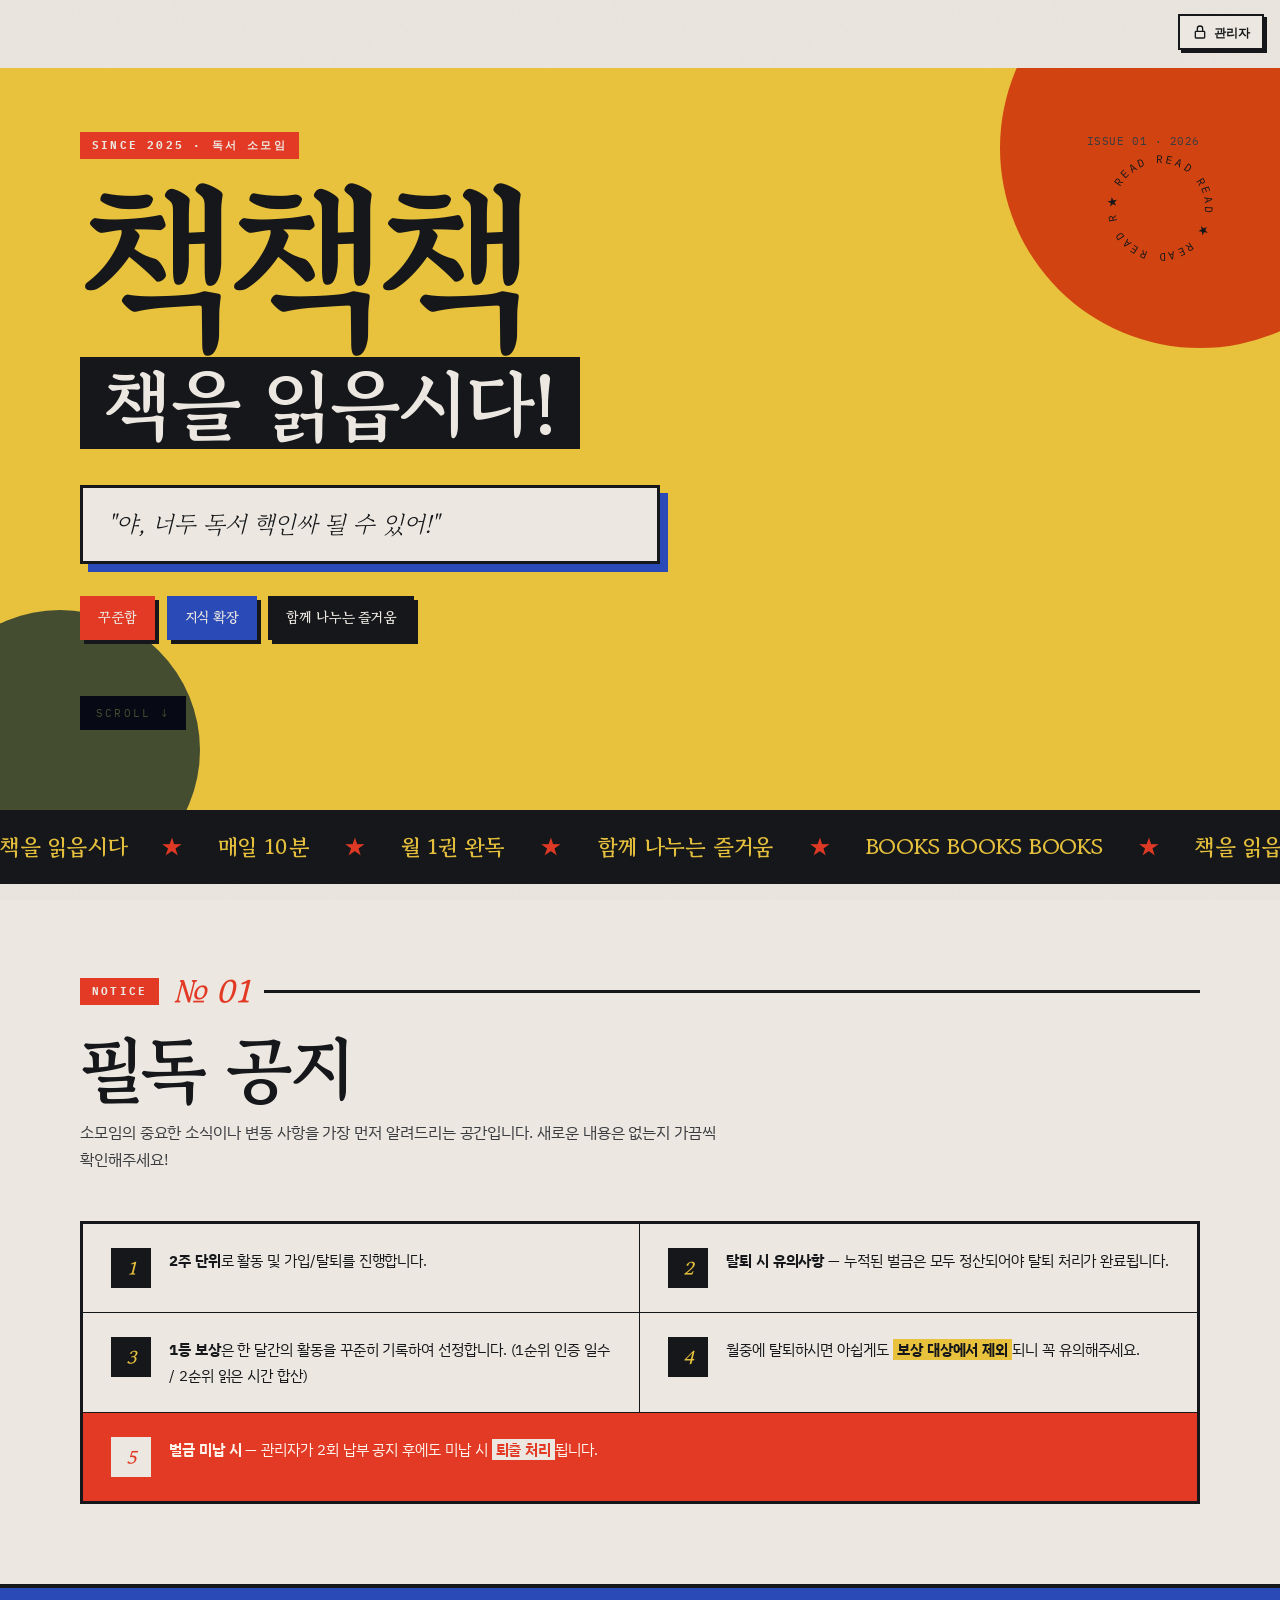
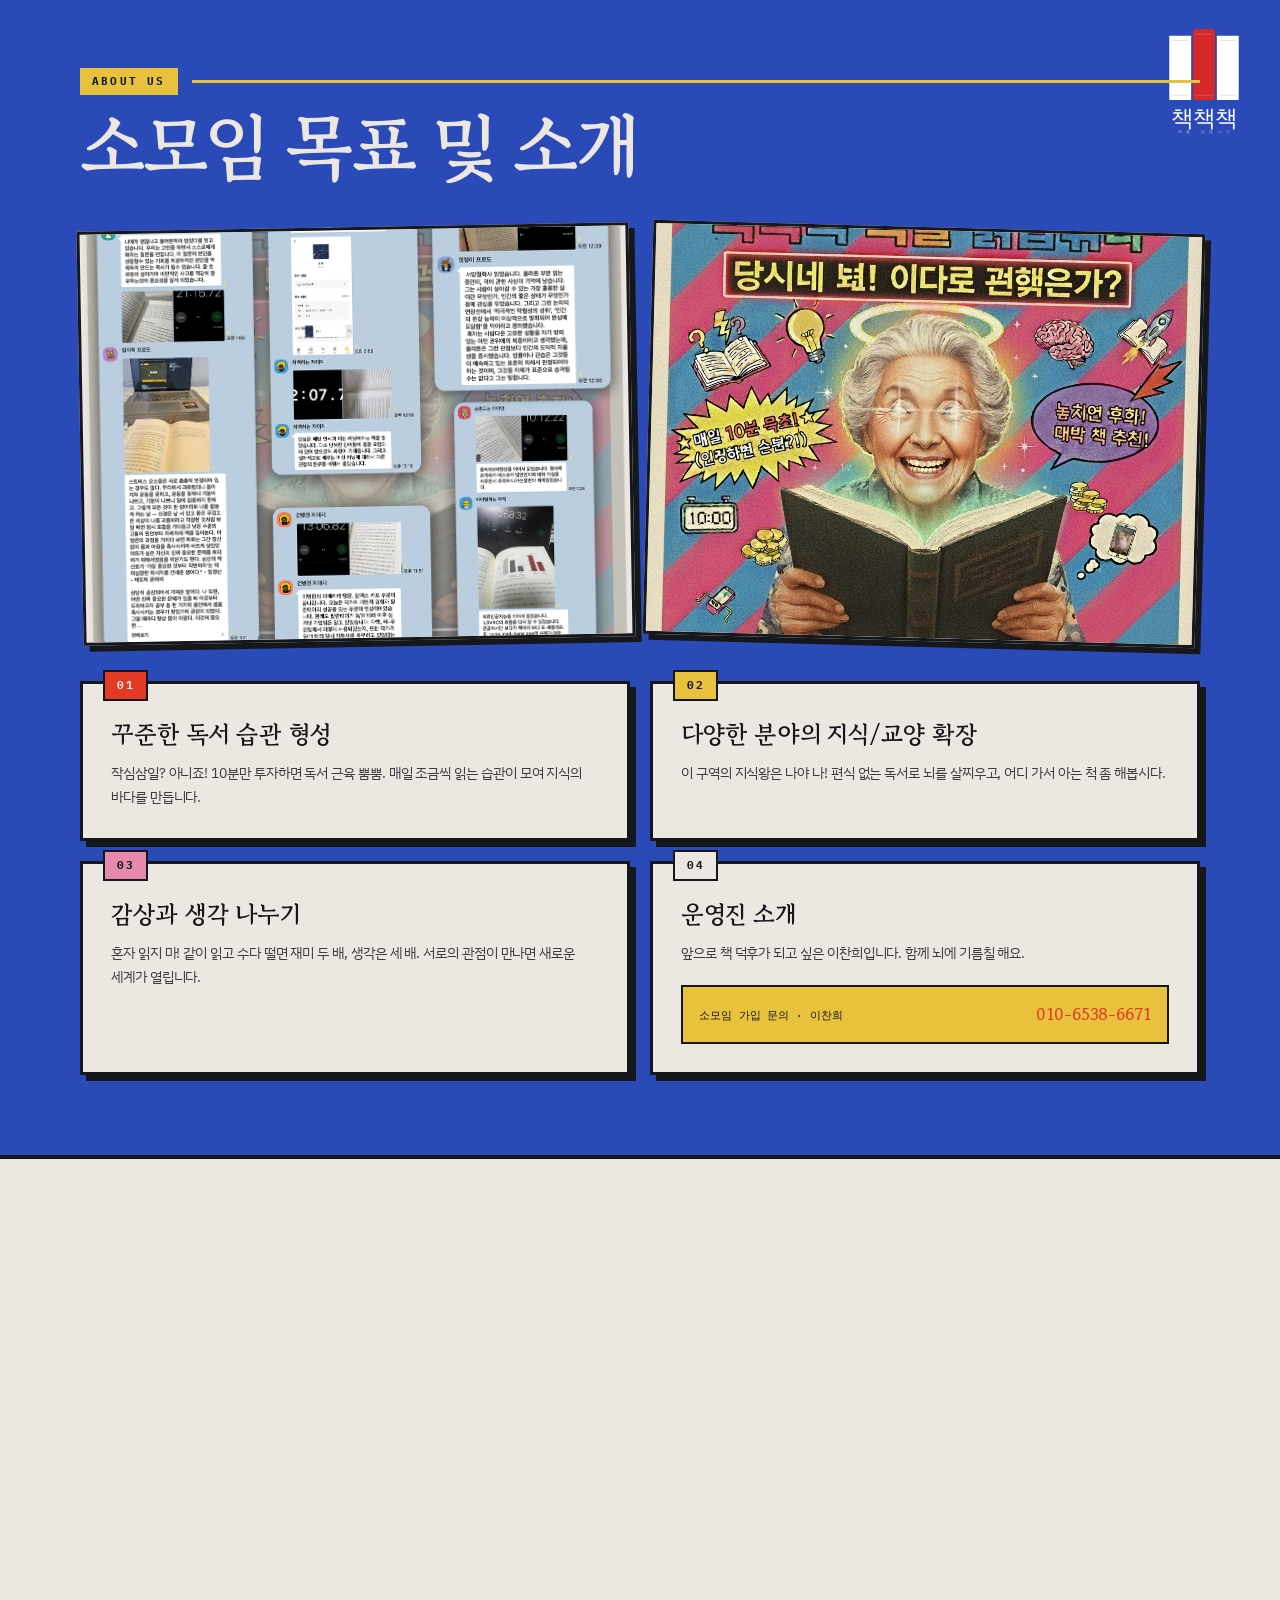
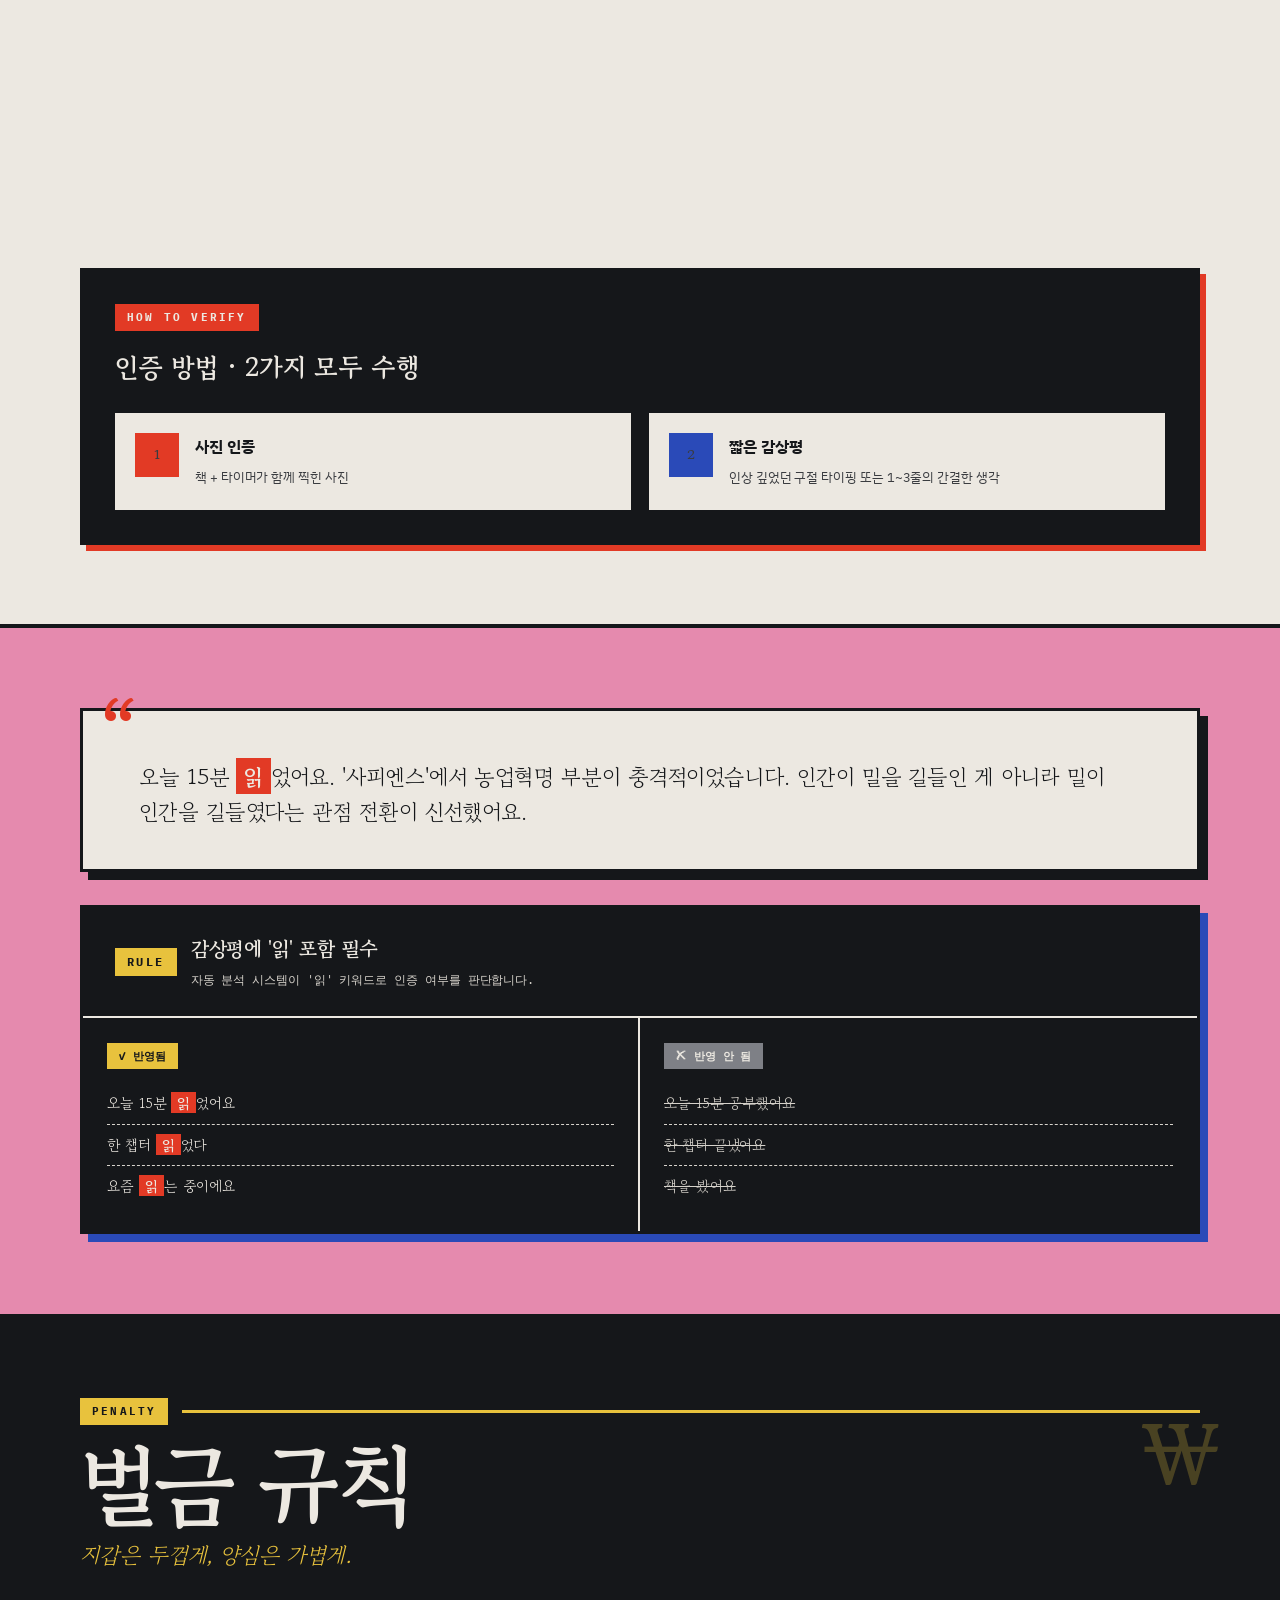
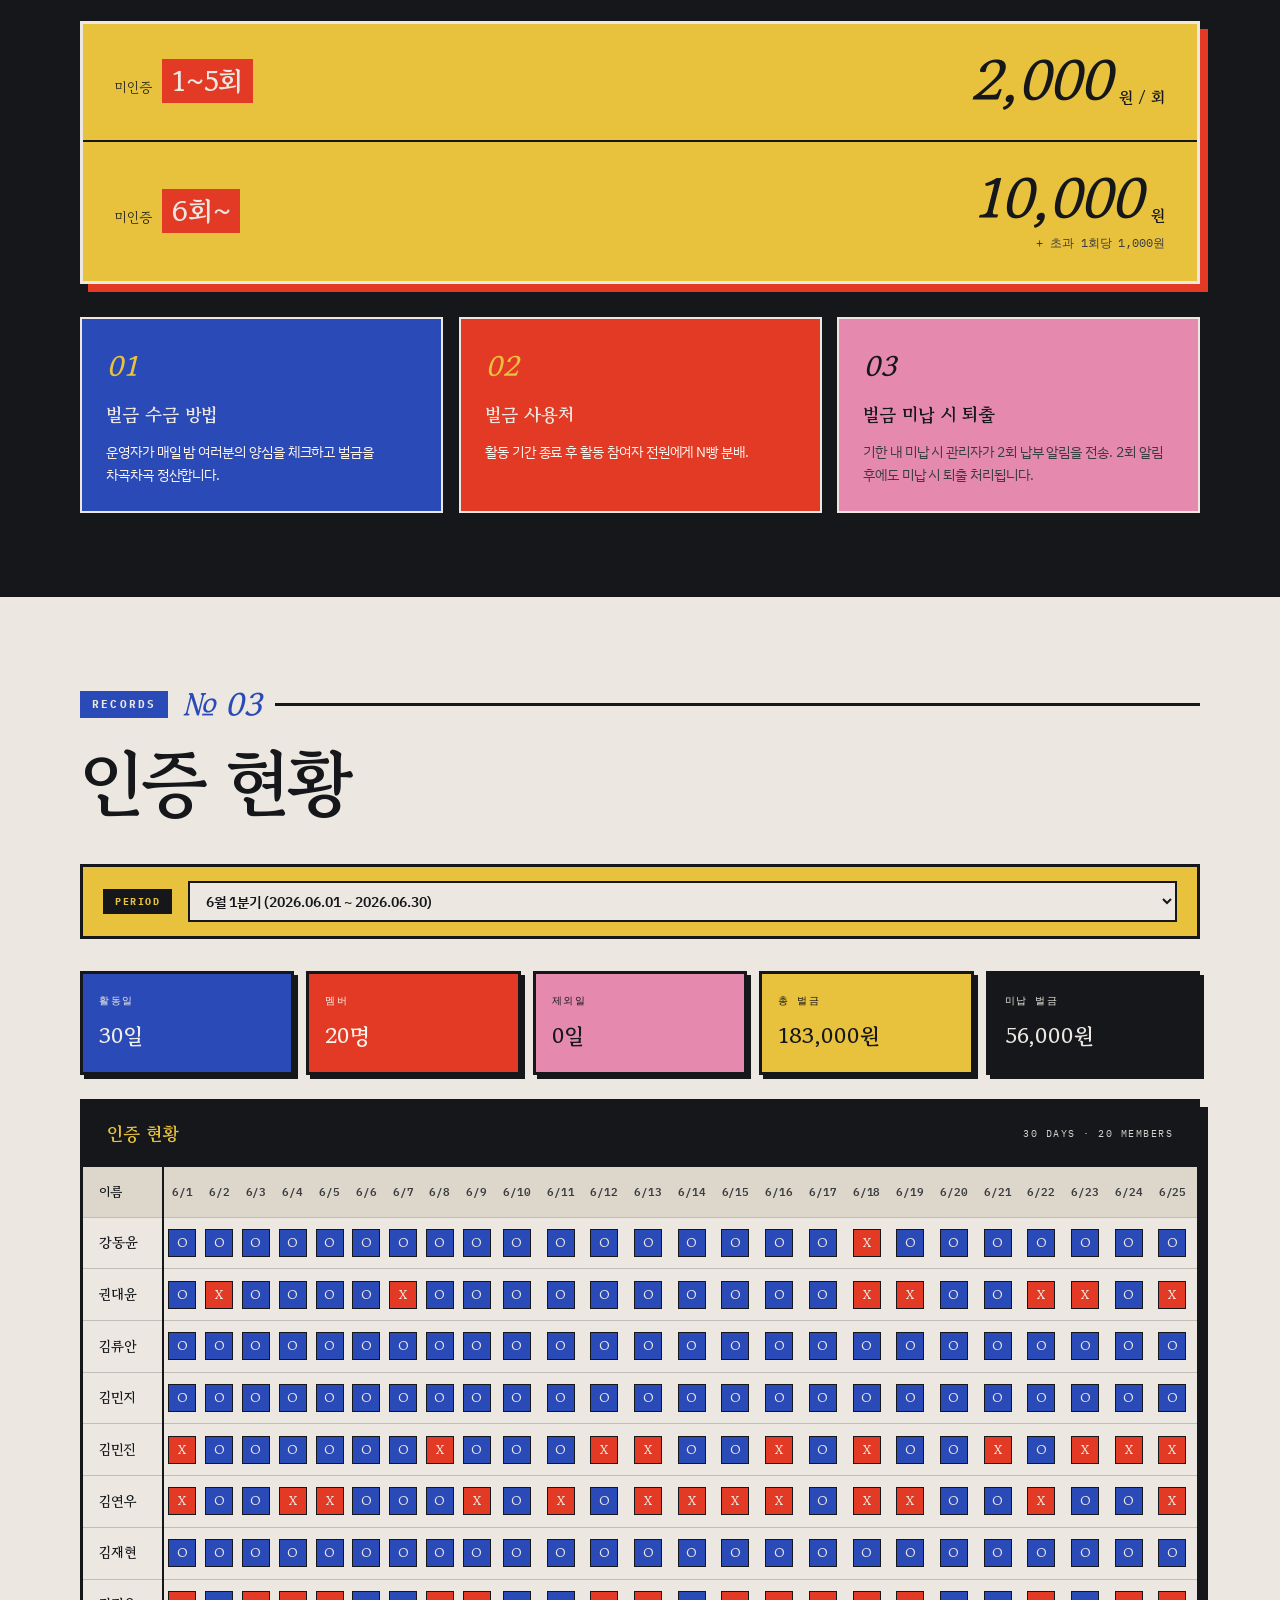
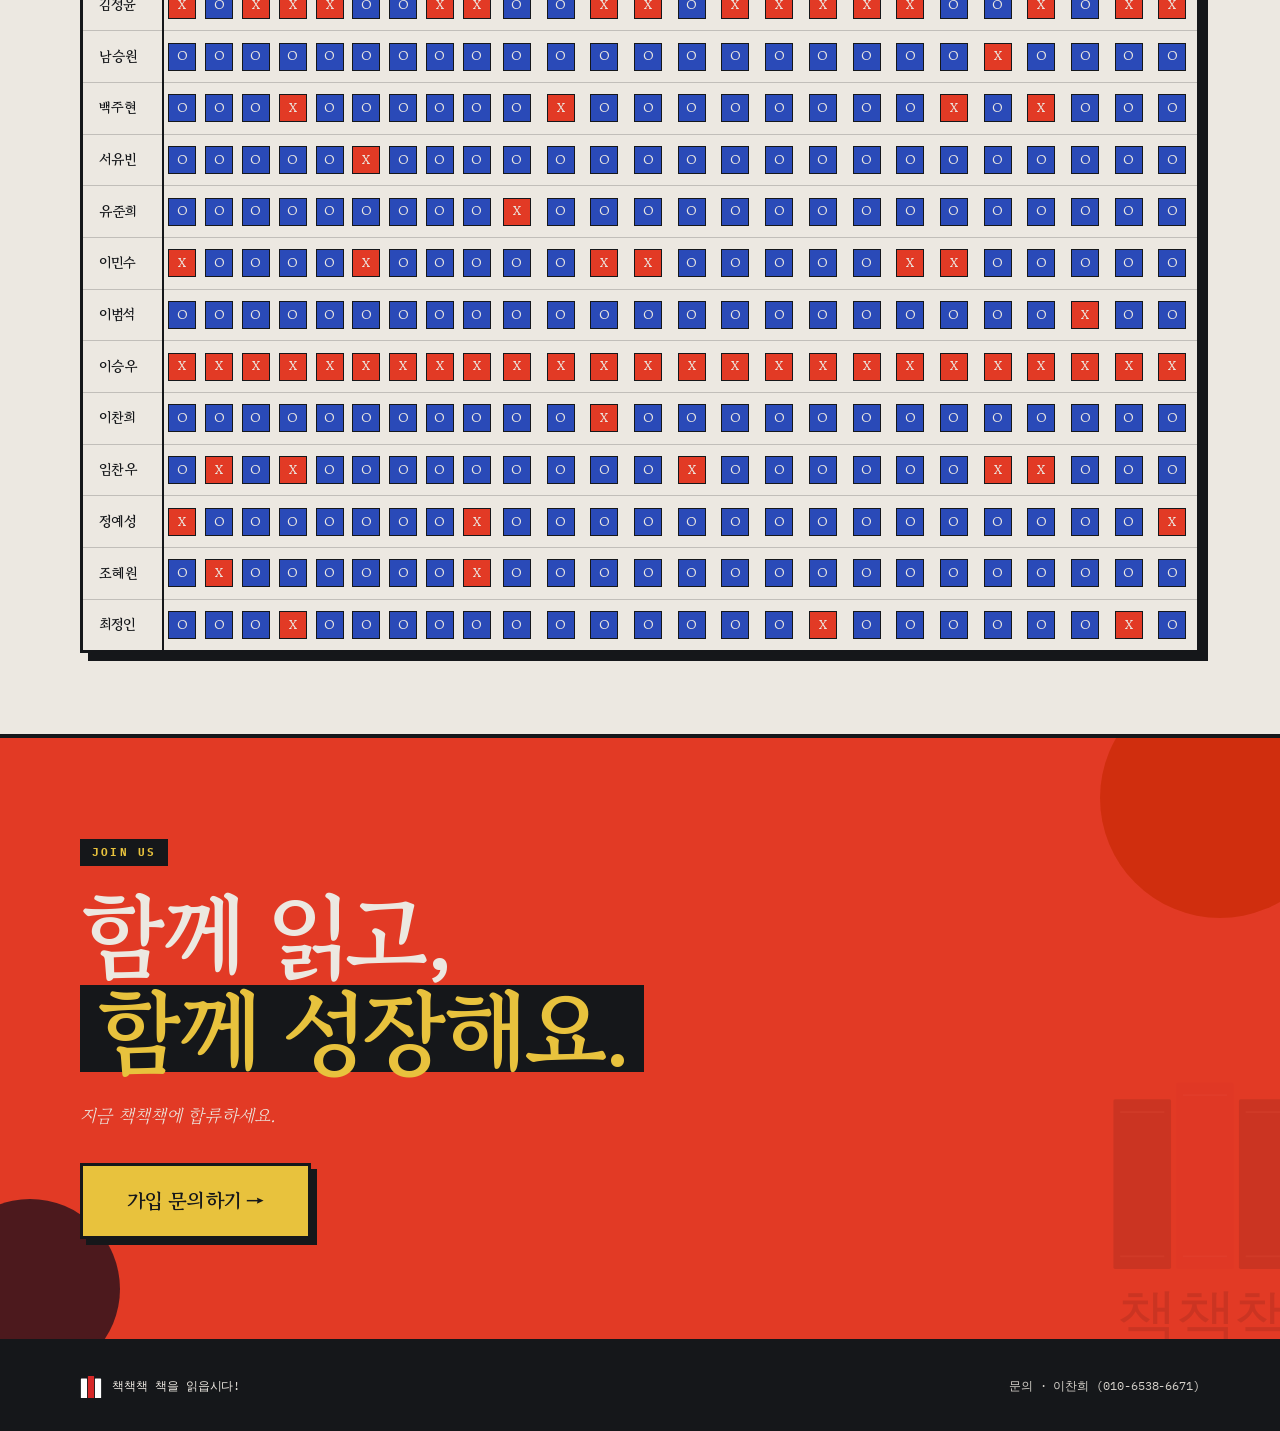
<file: index.html>
<!DOCTYPE html>
<html lang="ko">
<head>
<meta charset="UTF-8">
<meta name="viewport" content="width=device-width, initial-scale=1.0">
<title>책책책 책을 읽읍시다!</title>
<link rel="preconnect" href="https://fonts.googleapis.com">
<link rel="preconnect" href="https://fonts.gstatic.com" crossorigin>
<link href="https://fonts.googleapis.com/css2?family=Gowun+Batang:wght@400;700&family=IBM+Plex+Sans+KR:wght@300;400;500;600;700&family=IBM+Plex+Mono:wght@400;500;600&display=swap" rel="stylesheet">
<link rel="icon" type="image/svg+xml" href="logo_image/chaek-icon.svg">
<link rel="stylesheet" href="static/css/style.css">
</head>
<body>

<a href="admin/" class="admin-link" aria-label="관리자 페이지">
  <svg viewBox="0 0 24 24" aria-hidden="true"><rect x="5" y="11" width="14" height="10" rx="1"/><path d="M8 11V7a4 4 0 0 1 8 0v4"/></svg>
  <span class="admin-link-text">관리자</span>
</a>

<!-- 네비게이션 -->
<nav class="nav-bar" id="navbar">
  <div class="container nav-inner">
    <a href="#top" class="nav-logo">
      <img src="logo_image/chaek-horizontal-dark.svg" alt="책책책" class="nav-logo-img">
    </a>
    <div class="nav-links">
      <a href="#notice" class="nav-link">공지</a>
      <a href="#about" class="nav-link">소개</a>
      <a href="#rules" class="nav-link">활동 규칙</a>
      <a href="#penalty" class="nav-link">벌금</a>
      <a href="#records" class="nav-link">인증 현황</a>
    </div>
  </div>
</nav>

<!-- 히어로 -->
<header class="hero" id="top">
  <div class="hero-blob red" data-parallax="1" aria-hidden="true"></div>
  <div class="hero-blob cobalt" data-parallax="-1" aria-hidden="true"></div>

  <svg class="hero-spinner" viewBox="0 0 120 120" aria-hidden="true">
    <defs>
      <path id="circleText" d="M 60,60 m -45,0 a 45,45 0 1,1 90,0 a 45,45 0 1,1 -90,0" />
    </defs>
    <text font-family="IBM Plex Mono, monospace" font-size="11" fill="#15171a" letter-spacing="2">
      <textPath href="#circleText">★ READ READ READ ★ READ READ READ </textPath>
    </text>
  </svg>

  <div class="container">
    <div class="hero-meta">
      <span class="kicker">Since 2025 · 독서 소모임</span>
      <span class="hero-issue">ISSUE 01 · 2026</span>
    </div>

    <h1 class="hero-title-1">책책책</h1>
    <h1 class="hero-title-2">책을 읽읍시다!</h1>

    <p class="hero-quote">"야, 너두 독서 핵인싸 될 수 있어!"</p>

    <div class="hero-chips">
      <span class="hero-chip">꾸준함</span>
      <span class="hero-chip">지식 확장</span>
      <span class="hero-chip">함께 나누는 즐거움</span>
    </div>

    <a class="hero-scroll" href="#notice">
      Scroll <span class="arrow" aria-hidden="true">↓</span>
    </a>
  </div>
</header>

<!-- 마키 스트립 -->
<div class="marquee" aria-hidden="true">
  <div class="marquee-reel">
    <span>책을 읽읍시다</span><span class="star">★</span>
    <span>매일 10분</span><span class="star">★</span>
    <span>월 1권 완독</span><span class="star">★</span>
    <span>함께 나누는 즐거움</span><span class="star">★</span>
    <span>BOOKS BOOKS BOOKS</span><span class="star">★</span>
    <span>책을 읽읍시다</span><span class="star">★</span>
    <span>매일 10분</span><span class="star">★</span>
    <span>월 1권 완독</span><span class="star">★</span>
    <span>함께 나누는 즐거움</span><span class="star">★</span>
    <span>BOOKS BOOKS BOOKS</span><span class="star">★</span>
  </div>
</div>

<!-- 공지사항 -->
<section id="notice" class="section-notice">
  <div class="container">
    <header class="section-head reveal">
      <div class="section-head-row">
        <span class="kicker">Notice</span>
        <span class="num">№ 01</span>
        <span class="rule"></span>
      </div>
      <h2>필독 공지</h2>
      <p class="lead">소모임의 중요한 소식이나 변동 사항을 가장 먼저 알려드리는 공간입니다. 새로운 내용은 없는지 가끔씩 확인해주세요!</p>
    </header>

    <div class="notice-grid reveal">
      <div class="notice-item">
        <span class="notice-num">1</span>
        <div class="notice-body"><strong>2주 단위</strong>로 활동 및 가입/탈퇴를 진행합니다.</div>
      </div>
      <div class="notice-item">
        <span class="notice-num">2</span>
        <div class="notice-body"><strong>탈퇴 시 유의사항</strong> — 누적된 벌금은 모두 정산되어야 탈퇴 처리가 완료됩니다.</div>
      </div>
      <div class="notice-item">
        <span class="notice-num">3</span>
        <div class="notice-body"><strong>1등 보상</strong>은 한 달간의 활동을 꾸준히 기록하여 선정합니다. (1순위 인증 일수 / 2순위 읽은 시간 합산)</div>
      </div>
      <div class="notice-item">
        <span class="notice-num">4</span>
        <div class="notice-body">월중에 탈퇴하시면 아쉽게도 <span class="hl">보상 대상에서 제외</span>되니 꼭 유의해주세요.</div>
      </div>
      <div class="notice-item full">
        <span class="notice-num">5</span>
        <div class="notice-body"><strong>벌금 미납 시</strong> — 관리자가 2회 납부 공지 후에도 미납 시 <span class="hl">퇴출 처리</span>됩니다.</div>
      </div>
    </div>
  </div>
</section>

<!-- 소모임 소개 -->
<section id="about" class="section-about">
  <img src="logo_image/chaek-primary-dark.svg" alt="" class="about-logo" aria-hidden="true">

  <div class="container">
    <header class="section-head on-dark reveal">
      <div class="section-head-row on-dark">
        <span class="kicker on-yellow">About Us</span>
        <span class="rule"></span>
      </div>
      <h2>소모임 목표 및 소개</h2>
    </header>

    <div class="about-images reveal">
      <div class="about-photo">
        <img src="logo_image/책소모임_활동사진.png" alt="책책책 소모임 활동 사진" loading="lazy">
      </div>
      <div class="about-photo">
        <img src="logo_image/책 읽기 소모임.png" alt="책책책 소모임 포스터" loading="lazy">
      </div>
    </div>

    <div class="about-cards reveal-stagger">
      <article class="about-card tilt-card reveal" style="--i:0">
        <span class="about-card-num">01</span>
        <h3>꾸준한 독서 습관 형성</h3>
        <p>작심삼일? 아니죠! 10분만 투자하면 독서 근육 뿜뿜. 매일 조금씩 읽는 습관이 모여 지식의 바다를 만듭니다.</p>
      </article>
      <article class="about-card tilt-card reveal" style="--i:1">
        <span class="about-card-num">02</span>
        <h3>다양한 분야의 지식/교양 확장</h3>
        <p>이 구역의 지식왕은 나야 나! 편식 없는 독서로 뇌를 살찌우고, 어디 가서 아는 척 좀 해봅시다.</p>
      </article>
      <article class="about-card tilt-card reveal" style="--i:2">
        <span class="about-card-num">03</span>
        <h3>감상과 생각 나누기</h3>
        <p>혼자 읽지 마! 같이 읽고 수다 떨면 재미 두 배, 생각은 세 배. 서로의 관점이 만나면 새로운 세계가 열립니다.</p>
      </article>
      <article class="about-card tilt-card reveal" style="--i:3">
        <span class="about-card-num">04</span>
        <h3>운영진 소개</h3>
        <p>앞으로 책 덕후가 되고 싶은 이찬희입니다. 함께 뇌에 기름칠 해요.</p>
        <div class="about-contact">
          <span class="label">소모임 가입 문의 · 이찬희</span>
          <span class="phone">010-6538-6671</span>
        </div>
      </article>
    </div>
  </div>
</section>

<!-- 활동 규칙 -->
<section id="rules" class="section-rules">
  <div class="container">
    <header class="section-head reveal">
      <div class="section-head-row">
        <span class="kicker on-cobalt">Rules</span>
        <span class="num cobalt">№ 02</span>
        <span class="rule"></span>
      </div>
      <h2>활동 규칙</h2>
    </header>

    <div class="rules-bento">
      <article class="rule-card rule-membership tilt-card reveal" style="--i:0">
        <span class="kicker on-yellow">Membership</span>
        <h3>가입 규칙</h3>
        <p class="lead">원활한 소모임 운영을 위해 <span class="hl">2주 단위</span>로 활동 및 가입/탈퇴를 진행합니다.</p>
        <dl>
          <div><dt>운영 단위</dt><dd>2주</dd></div>
          <div><dt>탈퇴 시</dt><dd>누적 벌금 정산 필요</dd></div>
          <div><dt>1등 보상</dt><dd>1순위 인증 일수<br>2순위 읽은 시간</dd></div>
          <div><dt>월중 탈퇴</dt><dd>보상 대상 제외</dd></div>
        </dl>
      </article>

      <article class="rule-card rule-daily tilt-card reveal" style="--i:1">
        <span class="kicker on-ink">Daily</span>
        <h3>매일 10분 독서 + 감상평</h3>
        <p>우리 소모임의 심장과도 같은 핵심 활동. 양보다 꾸준함이 중요해요.</p>
      </article>

      <article class="rule-card rule-monthly tilt-card reveal" style="--i:2">
        <span class="kicker on-yellow">Monthly</span>
        <h3>매달 책 한 권 완독</h3>
        <p>한 달에 한 권 완독을 목표로 달려봅시다. 완독의 뿌듯함, 함께 느껴요.</p>
      </article>

      <article class="rule-verify reveal" style="--i:3">
        <span class="kicker">How to Verify</span>
        <h3>인증 방법 · 2가지 모두 수행</h3>
        <div class="verify-steps">
          <div class="verify-step">
            <span class="verify-step-num">1</span>
            <div>
              <strong>사진 인증</strong>
              <span>책 + 타이머가 함께 찍힌 사진</span>
            </div>
          </div>
          <div class="verify-step">
            <span class="verify-step-num">2</span>
            <div>
              <strong>짧은 감상평</strong>
              <span>인상 깊었던 구절 타이핑 또는 1~3줄의 간결한 생각</span>
            </div>
          </div>
        </div>
      </article>
    </div>
  </div>
</section>

<!-- 인증 예시 -->
<section class="section-example">
  <div class="container">
    <blockquote class="example-quote reveal">
      <p>오늘 15분 <mark class="mark-anim">읽</mark>었어요. '사피엔스'에서 농업혁명 부분이 충격적이었습니다. 인간이 밀을 길들인 게 아니라 밀이 인간을 길들였다는 관점 전환이 신선했어요.</p>
    </blockquote>

    <div class="example-compare reveal">
      <div class="example-compare-head">
        <span class="kicker on-yellow">Rule</span>
        <div>
          <strong>감상평에 '읽' 포함 필수</strong>
          <span>자동 분석 시스템이 '읽' 키워드로 인증 여부를 판단합니다.</span>
        </div>
      </div>
      <div class="example-compare-body">
        <div class="example-compare-col ok">
          <span class="example-tag">✓ 반영됨</span>
          <ul>
            <li>오늘 15분 <mark class="mark-anim">읽</mark>었어요</li>
            <li>한 챕터 <mark class="mark-anim">읽</mark>었다</li>
            <li>요즘 <mark class="mark-anim">읽</mark>는 중이에요</li>
          </ul>
        </div>
        <div class="example-compare-col ng">
          <span class="example-tag">✗ 반영 안 됨</span>
          <ul>
            <li>오늘 15분 공부했어요</li>
            <li>한 챕터 끝냈어요</li>
            <li>책을 봤어요</li>
          </ul>
        </div>
      </div>
    </div>
  </div>
</section>

<!-- 벌금 규칙 -->
<section id="penalty" class="section-penalty">
  <div class="penalty-deco" aria-hidden="true">₩</div>
  <div class="container">
    <header class="penalty-head section-head on-dark reveal">
      <div class="section-head-row on-dark">
        <span class="kicker on-yellow">Penalty</span>
        <span class="rule"></span>
      </div>
      <h2>벌금 규칙</h2>
      <p class="penalty-sub">지갑은 두껍게, 양심은 가볍게.</p>
    </header>

    <div class="penalty-table reveal">
      <div class="penalty-row">
        <span class="penalty-stage">미인증 <strong>1~5회</strong></span>
        <span class="penalty-figure">
          <span class="num" data-counter-target="2000">0</span>
          <span class="unit">원 / 회</span>
        </span>
      </div>
      <div class="penalty-row">
        <span class="penalty-stage">미인증 <strong>6회~</strong></span>
        <span class="penalty-figure">
          <span class="num" data-counter-target="10000">0</span>
          <span class="unit">원</span>
          <span class="extra">+ 초과 1회당 1,000원</span>
        </span>
      </div>
    </div>

    <div class="penalty-cards reveal-stagger">
      <article class="penalty-card tilt-card reveal" style="--i:0">
        <div class="num">01</div>
        <h4>벌금 수금 방법</h4>
        <p>운영자가 매일 밤 여러분의 양심을 체크하고 벌금을 차곡차곡 정산합니다.</p>
      </article>
      <article class="penalty-card tilt-card reveal" style="--i:1">
        <div class="num">02</div>
        <h4>벌금 사용처</h4>
        <p>활동 기간 종료 후 활동 참여자 전원에게 N빵 분배.</p>
      </article>
      <article class="penalty-card tilt-card reveal" style="--i:2">
        <div class="num">03</div>
        <h4>벌금 미납 시 퇴출</h4>
        <p>기한 내 미납 시 관리자가 2회 납부 알림을 전송. 2회 알림 후에도 미납 시 퇴출 처리됩니다.</p>
      </article>
    </div>
  </div>
</section>

<!-- 인증 현황 -->
<section id="records" class="section-records">
  <div class="container">
    <header class="section-head reveal">
      <div class="section-head-row">
        <span class="kicker on-cobalt">Records</span>
        <span class="num cobalt">№ 03</span>
        <span class="rule"></span>
      </div>
      <h2>인증 현황</h2>
    </header>

    <div class="record-selector-wrap reveal">
      <span class="kicker">Period</span>
      <label for="recordSelector" class="sr-only">기록 기간 선택</label>
      <select id="recordSelector">
        <option value="">기록을 불러오는 중...</option>
      </select>
    </div>

    <div id="noData" style="display:none">저장된 기록이 없습니다.</div>

    <div id="recordDisplay">
      <div id="upcomingContent" style="display:none">
        <div class="upcoming-card reveal">
          <p class="upcoming-label">예정</p>
          <h3 class="upcoming-title">다음 활동을 준비 중입니다</h3>
          <p class="upcoming-period" id="upcomingPeriod"></p>
          <p class="upcoming-sub">활동이 시작되면 이곳에서 인증 현황을 확인할 수 있습니다.</p>
          <a href="https://www.instagram.com/to.eeehnahc/" target="_blank" rel="noopener noreferrer" class="upcoming-cta">
            가입 문의하기 →
          </a>
        </div>
      </div>

      <div id="publicContent" style="display:none">
        <div class="summary" id="publicSummary"></div>
        <div class="records-card reveal">
          <div class="records-card-head">
            <h3>인증 현황</h3>
            <span class="meta" id="publicMeta">— DAYS · — MEMBERS</span>
          </div>
          <div class="table-wrap" id="publicTable"></div>
        </div>
      </div>
    </div>
  </div>
</section>

<!-- CTA -->
<section class="section-cta">
  <img src="logo_image/chaek-primary.svg" alt="" class="cta-logo-bg" aria-hidden="true">
  <div class="cta-blob yellow" aria-hidden="true"></div>
  <div class="cta-blob cobalt" aria-hidden="true"></div>
  <div class="container">
    <span class="cta-eyebrow reveal">Join us</span>
    <h2 class="cta-title reveal">함께 읽고,</h2>
    <h2 class="cta-title-2 reveal">함께 성장해요.</h2>
    <p class="cta-sub reveal">지금 책책책에 합류하세요.</p>
    <a href="https://www.instagram.com/to.eeehnahc/" target="_blank" rel="noopener noreferrer" class="cta-btn reveal">
      가입 문의하기 →
    </a>
  </div>
</section>

<!-- 푸터 -->
<footer class="site-footer">
  <div class="container footer-inner">
    <p class="footer-brand">
      <img src="logo_image/chaek-icon-dark.svg" alt="" class="footer-logo">
      <span>책책책 책을 읽읍시다!</span>
    </p>
    <p class="footer-contact">문의 · 이찬희 (010-6538-6671)</p>
  </div>
</footer>

<script src="static/js/public.js"></script>
</body>
</html>
</file>
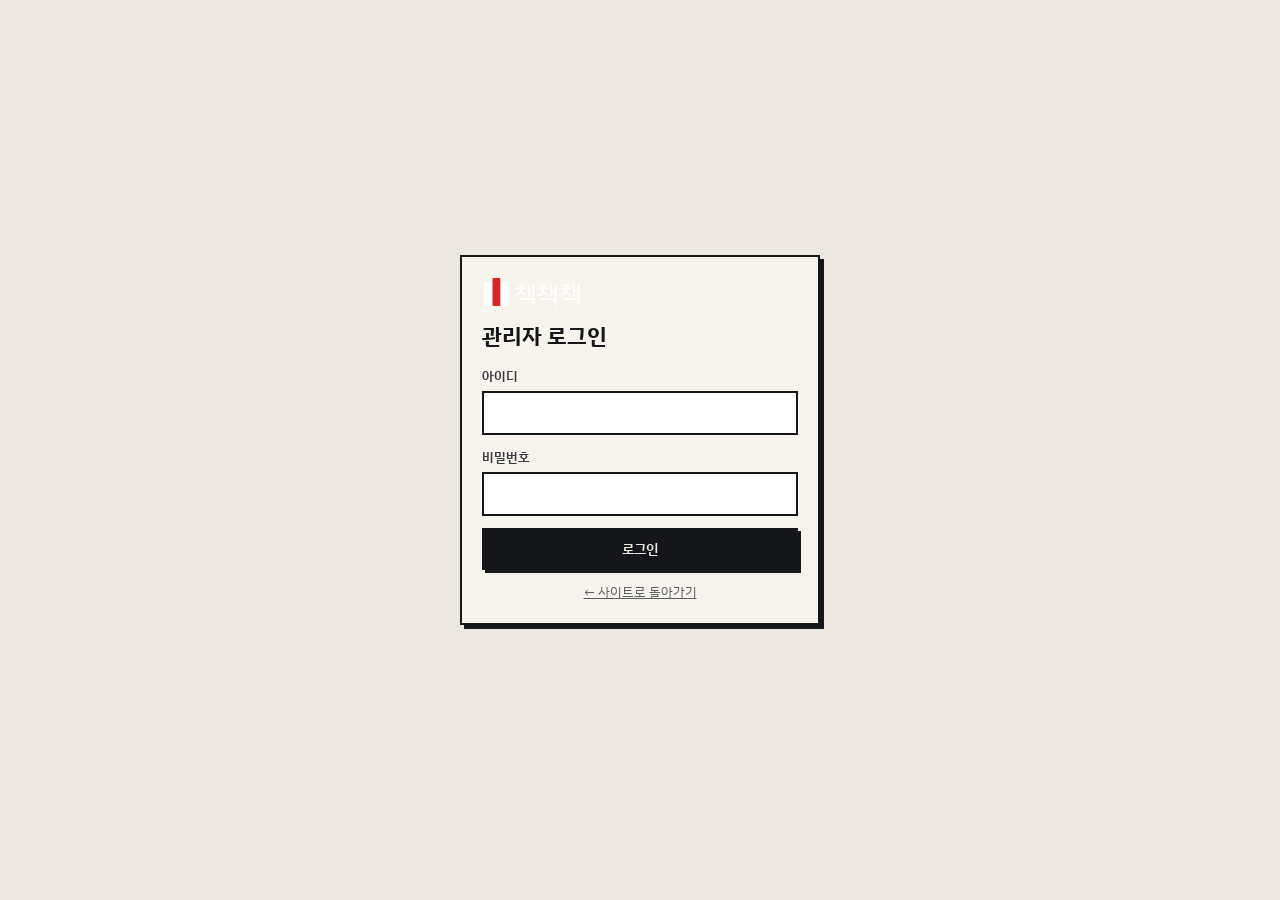
<file: admin/index.html>
<!DOCTYPE html>
<html lang="ko">
<head>
<meta charset="UTF-8">
<meta name="viewport" content="width=device-width, initial-scale=1.0">
<meta name="robots" content="noindex">
<title>책책책 관리자</title>
<link rel="preconnect" href="https://fonts.googleapis.com">
<link rel="preconnect" href="https://fonts.gstatic.com" crossorigin>
<link href="https://fonts.googleapis.com/css2?family=IBM+Plex+Sans+KR:wght@400;500;600;700&family=IBM+Plex+Mono:wght@400;600&display=swap" rel="stylesheet">
<link rel="icon" type="image/svg+xml" href="../logo_image/chaek-icon.svg">
<link rel="stylesheet" href="../static/css/admin.css">
</head>
<body>

<section id="loginView" class="login-view">
  <form id="loginForm" class="panel login-panel" novalidate>
    <img src="../logo_image/chaek-horizontal-dark.svg" alt="책책책" class="login-logo">
    <h1>관리자 로그인</h1>
    <label>아이디<input id="loginId" autocomplete="username"></label>
    <label>비밀번호<input id="loginPw" type="password" autocomplete="current-password"></label>
    <p id="loginError" class="error" role="alert"></p>
    <button type="submit" class="btn primary">로그인</button>
    <a href="../" class="back-link">← 사이트로 돌아가기</a>
  </form>
</section>

<div id="appView" class="app-view" hidden>
  <header class="topbar">
    <a href="../" class="topbar-brand"><img src="../logo_image/chaek-horizontal-dark.svg" alt="책책책"> 관리자</a>
    <div class="topbar-actions">
      <button id="tokenBtn" class="btn small" type="button">GitHub 연결</button>
      <button id="logoutBtn" class="btn small ghost" type="button">로그아웃</button>
    </div>
  </header>

  <section id="tokenPanel" class="panel token-panel" hidden>
    <h2>GitHub 연결</h2>
    <p class="hint">저장하려면 GitHub 토큰이 한 번 필요해요. 이 컴퓨터 브라우저에만 저장됩니다.</p>
    <div class="inline">
      <input id="tokenInput" type="password" placeholder="github_pat_로 시작하는 토큰">
      <button id="tokenSave" class="btn" type="button">저장</button>
    </div>
    <p id="tokenMsg" class="hint"></p>
  </section>

  <nav class="tabs" role="tablist">
    <button class="tab" data-tab="verify" role="tab">인증 확인</button>
    <button class="tab" data-tab="fix" role="tab">인증 수정</button>
    <button class="tab" data-tab="payments" role="tab">납부 체크</button>
    <button class="tab" data-tab="quarter" role="tab">멤버·분기</button>
    <button class="tab" data-tab="notice" role="tab">공지</button>
  </nav>

  <main>
    <section class="tab-panel" data-panel="verify">
      <div class="panel">
        <h2>카톡 파일로 인증 확인</h2>
        <label>분기<select id="verifyQuarter" class="quarter-select"></select></label>
        <fieldset class="choice">
          <legend>무엇을 할까요?</legend>
          <label><input type="radio" name="verifyMode" value="refresh" checked> 중간 점검</label>
          <label><input type="radio" name="verifyMode" value="end"> 분기 종료</label>
        </fieldset>
        <label class="check"><input type="checkbox" id="examToggle"> 시험 기간이 있어요 (이 기간은 사진만 있어도 인증)</label>
        <div id="examDates" class="inline" hidden>
          <input type="date" id="examStart" aria-label="시험 시작일"> ~ <input type="date" id="examEnd" aria-label="시험 종료일">
        </div>
        <label class="drop" id="chatDrop">
          <input type="file" id="chatFile" accept=".txt,.csv" multiple>
          <span id="chatLabel">카톡에서 내보낸 .txt 또는 .csv 파일을 고르세요</span>
        </label>
        <p id="verifyError" class="error" role="alert"></p>
        <button id="verifyRun" class="btn primary" type="button">인증 확인 실행</button>
        <p id="verifyStatus" class="hint"></p>
      </div>
      <div id="verifyResult"></div>
    </section>

    <section class="tab-panel" data-panel="fix">
      <div class="panel">
        <h2>확인이 필요한 인증</h2>
        <div id="reviewList"><p class="hint">"인증 확인"을 실행하면 메시지는 올렸는데 X가 된 날이 여기에 나와요.</p></div>
      </div>
      <div class="panel">
        <h2>직접 고치기</h2>
        <label>분기<select id="fixQuarter" class="quarter-select"></select></label>
        <div class="inline wrap">
          <select id="fixMember" aria-label="멤버"></select>
          <select id="fixDate" aria-label="날짜"></select>
          <span id="fixCurrent" class="hint"></span>
        </div>
        <div class="inline">
          <button class="btn fix-value" data-value="O" type="button">O로</button>
          <button class="btn fix-value" data-value="X" type="button">X로</button>
          <button class="btn fix-value" data-value="?" type="button">?로</button>
        </div>
        <p id="fixError" class="error" role="alert"></p>
      </div>
    </section>

    <section class="tab-panel" data-panel="payments">
      <div class="panel">
        <h2>벌금 납부 체크</h2>
        <label>분기<select id="payQuarter" class="quarter-select"></select></label>
        <p id="paySummary" class="hint"></p>
        <div id="payList"></div>
      </div>
    </section>

    <section class="tab-panel" data-panel="quarter">
      <div class="panel">
        <h2>새 분기 시작</h2>
        <p class="hint">분기 전환은 "인증 확인"에서 지난 분기를 "분기 종료"로 처리한 뒤, 여기서 새 분기를 시작하면 끝나요.</p>
        <label>분기 이름<input id="newLabel" placeholder="7월 1분기"></label>
        <div class="inline wrap">
          <label>시작일<input type="date" id="newStart"></label>
          <label>종료일<input type="date" id="newEnd"></label>
        </div>
        <h3>멤버 <span id="memberCount" class="hint"></span></h3>
        <p id="memberSource" class="hint"></p>
        <div id="memberChips" class="chips"></div>
        <div class="inline">
          <input id="memberInput" placeholder="추가할 이름">
          <button id="memberAdd" class="btn" type="button">추가</button>
        </div>
        <p id="quarterError" class="error" role="alert"></p>
        <button id="quarterStart" class="btn primary" type="button">새 분기 시작</button>
        <p id="quarterStatus" class="hint"></p>
      </div>
    </section>

    <section class="tab-panel" data-panel="notice">
      <div class="panel">
        <h2>카카오톡 공지</h2>
        <fieldset class="choice">
          <legend>공지 종류</legend>
          <label><input type="radio" name="noticeKind" value="settlement" checked> 벌금 정산</label>
          <label><input type="radio" name="noticeKind" value="general"> 일반 규칙</label>
          <label><input type="radio" name="noticeKind" value="recruit"> 모집</label>
          <label><input type="radio" name="noticeKind" value="quarterEnd"> 분기 종료</label>
        </fieldset>
        <div id="noticeFields" class="inline wrap">
          <label data-for="settlement quarterEnd">분기<select id="noticeQuarter" class="quarter-select"></select></label>
          <label data-for="quarterEnd">다음 분기 이름<input id="noticeNext" placeholder="7월 1분기"></label>
        </div>
        <textarea id="noticeText" rows="10" aria-label="공지 내용"></textarea>
        <div class="inline between">
          <span class="hint">고쳐 써도 돼요.</span>
          <button id="noticeCopy" class="btn" type="button">복사</button>
        </div>
      </div>
    </section>
  </main>

  <footer class="savebar">
    <span id="saveStatus">저장할 변경이 없어요</span>
    <div class="inline">
      <button id="discardBtn" class="btn ghost" type="button" hidden>되돌리기</button>
      <button id="saveBtn" class="btn primary" type="button" disabled>저장하고 사이트에 반영</button>
    </div>
  </footer>
</div>

<script type="module" src="../static/js/admin/app.js"></script>
</body>
</html>
</file>
<file: static/css/style.css>
/* ===== Retro Print Zine — bone palette ===== */
:root {
  /* Base palette */
  --paper: #ece8e1;
  --paper-deep: #dcd6cb;
  --ink: #15171a;
  --red: #e23a25;
  --cobalt: #2a4ab8;
  --yellow: #e8c23d;
  --pink: #e58aae;
  --faded: #7e8086;

  /* Readability tokens — solid mid-tones replacing prototype's opacity-based mute.
     All pairs target ≥ 4.5:1 contrast against their background. */
  --ink-soft: #3a3c40;        /* paper bg → meta/lead text */
  --ink-mute: #5a5d63;        /* paper bg → secondary meta */
  --paper-soft: #d6d2cb;      /* ink bg → meta/lead text */
  --paper-on-cobalt: #f1ede4; /* cobalt bg → body text */
  --paper-on-red: #fff4ec;    /* red bg → body text */

  /* Type */
  --serif: 'Gowun Batang', 'Noto Serif KR', serif;
  --sans: 'IBM Plex Sans KR', -apple-system, BlinkMacSystemFont, system-ui, sans-serif;
  --mono: 'IBM Plex Mono', ui-monospace, 'SF Mono', Menlo, monospace;

  --ease-pop: cubic-bezier(.34, 1.56, .64, 1);
  --ease-out: cubic-bezier(.2, .7, .3, 1);

  --shadow-hard: 6px 6px 0 var(--ink);
  --shadow-hard-lg: 8px 8px 0 var(--ink);
}

* { box-sizing: border-box; margin: 0; padding: 0; }

html { scroll-behavior: smooth; color-scheme: light; }

body {
  font-family: var(--sans);
  background: var(--paper);
  color: var(--ink);
  font-size: 15px;
  line-height: 1.7;
  letter-spacing: -0.005em;
  word-break: keep-all;
  -webkit-font-smoothing: antialiased;
  -moz-osx-font-smoothing: grayscale;
  position: relative;
  overflow-x: hidden;
}

/* Paper noise overlay — risograph mood */
body::before {
  content: '';
  position: fixed;
  inset: 0;
  z-index: 1;
  pointer-events: none;
  background-image: url("data:image/svg+xml;utf8,<svg xmlns='http://www.w3.org/2000/svg' width='220' height='220'><filter id='n'><feTurbulence type='fractalNoise' baseFrequency='1.1' numOctaves='2' stitchTiles='stitch'/><feColorMatrix values='0 0 0 0 0.1 0 0 0 0 0.08 0 0 0 0 0.05 0 0 0 0.18 0'/></filter><rect width='100%25' height='100%25' filter='url(%23n)' opacity='0.55'/></svg>");
  mix-blend-mode: multiply;
  opacity: 0.45;
}

img { display: block; max-width: 100%; }

a { color: inherit; }

::selection { background: var(--yellow); color: var(--ink); }

button, select, input { font-family: inherit; }
select { cursor: pointer; }

.sr-only {
  position: absolute; width: 1px; height: 1px; padding: 0; margin: -1px;
  overflow: hidden; clip: rect(0,0,0,0); white-space: nowrap; border: 0;
}

/* ===== Layout primitives ===== */
.container {
  width: 100%;
  max-width: 1200px;
  margin: 0 auto;
  padding: 0 40px;
}

section, header, footer { position: relative; z-index: 2; }

/* ===== Reveal ===== */
.reveal {
  opacity: 0;
  transform: translateY(28px);
  transition: opacity .7s var(--ease-out), transform .7s var(--ease-out);
  will-change: opacity, transform;
}
.reveal.is-visible { opacity: 1; transform: none; }
.reveal.rot { transform: scale(.92) rotate(-3deg); transition: opacity .6s, transform .6s var(--ease-pop); }
.reveal.rot.is-visible { transform: scale(1) rotate(0); }

/* Per-child stagger helper — set --i on items inside a .reveal-stagger parent */
.reveal-stagger .reveal { transition-delay: calc(var(--i, 0) * 90ms); }

/* ===== Common patterns ===== */
.kicker {
  display: inline-block;
  padding: 4px 12px;
  font-family: var(--mono);
  font-size: 11px;
  font-weight: 700;
  letter-spacing: 0.2em;
  text-transform: uppercase;
  background: var(--red);
  color: var(--paper);
}
.kicker.on-yellow { background: var(--yellow); color: var(--ink); }
.kicker.on-ink { background: var(--ink); color: var(--yellow); }
.kicker.on-paper { background: var(--paper); color: var(--ink); border: 2px solid var(--ink); }
.kicker.on-cobalt { background: var(--cobalt); color: var(--paper); }

.serif-display { font-family: var(--serif); font-weight: 700; letter-spacing: -0.04em; line-height: 0.95; }

.tilt-card {
  transition: transform .25s var(--ease-pop);
  cursor: default;
}
.tilt-card:hover { transform: translate(-4px, -4px) rotate(-0.8deg); }

.press-btn {
  transition: transform .15s ease, box-shadow .15s ease;
  cursor: pointer;
}
.press-btn:hover { transform: translate(-2px, -2px); }
.press-btn:active { transform: translate(2px, 2px); }

.hard-shadow { box-shadow: var(--shadow-hard); }
.hard-shadow-lg { box-shadow: var(--shadow-hard-lg); }

.mark-anim {
  background: linear-gradient(var(--yellow), var(--yellow));
  background-repeat: no-repeat;
  background-size: 0% 100%;
  padding: 0 4px;
  transition: background-size .8s cubic-bezier(.7, 0, .3, 1);
}
.is-visible .mark-anim,
.mark-anim.is-visible { background-size: 100% 100%; }

/* ===== Section header (eyebrow + number + title + lead) ===== */
.section-head { margin-bottom: 48px; }
.section-head-row {
  display: flex; align-items: center; gap: 14px; margin-bottom: 16px;
}
.section-head-row .rule {
  flex: 1; height: 3px; background: var(--ink);
}
.section-head-row.on-dark .rule { background: var(--yellow); }
.section-head .num {
  font-family: var(--serif);
  font-size: 32px; font-weight: 700; font-style: italic;
  color: var(--red);
}
.section-head .num.cobalt { color: var(--cobalt); }
.section-head .num.yellow { color: var(--yellow); }
.section-head h2 {
  font-family: var(--serif);
  font-size: clamp(40px, 6vw, 72px);
  font-weight: 700; line-height: 0.95; letter-spacing: -0.04em;
  margin: 0 0 16px;
}
.section-head .lead {
  font-size: 16px; line-height: 1.7;
  max-width: 640px; color: var(--ink-soft);
}
.section-head.on-dark h2 { color: var(--paper); }
.section-head.on-dark .lead { color: var(--paper-soft); }

/* ===== Navigation ===== */
.nav-bar {
  position: sticky; top: 0; z-index: 50;
  background: var(--ink); color: var(--paper);
  padding: 14px 0;
  border-bottom: 4px solid var(--red);
  transform: translateY(-100%);
  transition: transform .45s var(--ease-out);
}
.nav-bar.is-visible { transform: translateY(0); }
@media (prefers-reduced-motion: reduce) {
  .nav-bar { transition: none; }
}
.nav-inner {
  display: flex; align-items: center; justify-content: space-between;
  height: 36px;
}
.nav-logo {
  display: inline-flex; align-items: center;
  text-decoration: none;
}
.nav-logo-img {
  height: 28px;
  width: auto;
  display: block;
}
.nav-links { display: flex; gap: 28px; font-size: 13px; font-weight: 600; }
.nav-link {
  color: var(--paper); text-decoration: none;
  position: relative; padding: 4px 0;
}
.nav-link::after {
  content: ''; position: absolute;
  left: 0; right: 0; bottom: -4px; height: 3px;
  background: var(--yellow);
  transform: scaleX(0); transform-origin: left;
  transition: transform .25s var(--ease-out);
}
.nav-link:hover::after,
.nav-link.active::after { transform: scaleX(1); }
.nav-link.active { color: var(--yellow); }

.admin-link {
  position: absolute; top: 14px; right: 16px; z-index: 60;
  display: inline-flex; align-items: center; gap: 6px;
  height: 36px; padding: 0 12px;
  background: var(--paper); color: var(--ink);
  border: 2px solid var(--ink); box-shadow: 3px 3px 0 var(--ink);
  font-family: var(--mono); font-size: 12px; font-weight: 600;
  text-decoration: none;
  transition: transform .15s var(--ease-out), box-shadow .15s var(--ease-out);
}
.admin-link:hover { transform: translate(-1px, -1px); box-shadow: 4px 4px 0 var(--ink); }
.admin-link svg {
  width: 16px; height: 16px;
  fill: none; stroke: currentColor; stroke-width: 2;
}

/* ===== Hero ===== */
.hero {
  background: var(--yellow);
  border-bottom: 4px solid var(--ink);
  padding: 64px 0 80px;
  overflow: hidden;
  position: relative;
}
.hero-blob {
  position: absolute;
  border-radius: 50%;
  mix-blend-mode: multiply;
  pointer-events: none;
  transition: transform .8s var(--ease-out);
}
.hero-blob.red {
  top: -120px; right: -120px;
  width: 400px; height: 400px;
  background: var(--red);
  opacity: 0.85;
  animation: float-slow 9s ease-in-out infinite;
}
.hero-blob.cobalt {
  bottom: -80px; left: -80px;
  width: 280px; height: 280px;
  background: var(--cobalt);
  opacity: 0.85;
  animation: float-rev 11s ease-in-out infinite;
}
.hero-spinner {
  position: absolute; top: 80px; right: 60px;
  width: 120px; height: 120px;
  animation: spin-slow 20s linear infinite;
  pointer-events: none;
}
.hero-meta {
  display: flex; justify-content: space-between; align-items: flex-start;
  margin-bottom: 24px;
  animation: slide-up .8s ease-out both;
}
.hero-issue {
  font-family: var(--mono);
  font-size: 11px;
  color: var(--ink-soft);
  letter-spacing: 0.05em;
}
.hero-title-1 {
  font-family: var(--serif);
  font-size: clamp(80px, 16vw, 180px);
  font-weight: 700; line-height: 0.88;
  letter-spacing: -0.06em;
  color: var(--ink);
  margin: 0;
  animation: pop-in .9s var(--ease-pop) .15s both;
}
.hero-title-2 {
  font-family: var(--serif);
  font-size: clamp(36px, 7vw, 76px);
  font-weight: 700; line-height: 1;
  letter-spacing: -0.02em;
  color: var(--paper);
  background: var(--ink);
  padding: 8px 24px;
  display: inline-block;
  margin: 16px 0 36px;
  animation: pop-in .9s var(--ease-pop) .35s both, jiggle 4s ease-in-out 1.4s infinite;
  transform-origin: left center;
}
.hero-quote {
  font-family: var(--serif);
  font-size: clamp(18px, 2.4vw, 24px);
  font-style: italic;
  color: var(--ink);
  background: var(--paper);
  padding: 16px 24px;
  border: 3px solid var(--ink);
  box-shadow: 8px 8px 0 var(--cobalt);
  max-width: 580px;
  margin-bottom: 32px;
  animation: slide-right .8s var(--ease-out) .55s both;
}
.hero-chips { display: flex; gap: 12px; margin-bottom: 56px; flex-wrap: wrap; }
.hero-chip {
  padding: 10px 18px;
  color: var(--paper);
  font-family: var(--serif);
  font-size: 14px; font-weight: 700;
  box-shadow: 4px 4px 0 var(--ink);
  cursor: default;
  transition: transform .15s ease;
}
.hero-chip:nth-child(1) { background: var(--red); transform: rotate(-1deg); animation: pop-in .7s var(--ease-pop) .7s both; }
.hero-chip:nth-child(2) { background: var(--cobalt); transform: rotate(1.5deg); animation: pop-in .7s var(--ease-pop) .82s both; }
.hero-chip:nth-child(3) { background: var(--ink); transform: rotate(-0.5deg); animation: pop-in .7s var(--ease-pop) .94s both; }
.hero-chip:hover { transform: translate(-2px, -2px); }
.hero-scroll {
  display: inline-flex; align-items: center; gap: 10px;
  padding: 8px 16px;
  background: var(--ink); color: var(--yellow);
  font-family: var(--mono);
  font-size: 11px; letter-spacing: 0.2em;
  text-transform: uppercase; text-decoration: none;
}
.hero-scroll .arrow { animation: arrow 1.2s ease-in-out infinite; display: inline-block; }

/* ===== Marquee ===== */
.marquee {
  background: var(--ink); color: var(--yellow);
  padding: 14px 0;
  border-bottom: 4px solid var(--ink);
  overflow: hidden;
  white-space: nowrap;
}
.marquee-reel {
  display: inline-flex; gap: 36px;
  font-family: var(--serif);
  font-size: 22px; font-weight: 700;
  padding-right: 36px;
  animation: marquee 22s linear infinite;
}
.marquee-reel .star { color: var(--red); }
@media (prefers-reduced-motion: reduce) {
  .marquee-reel { animation: none; }
}

/* ===== Notice ===== */
.section-notice {
  padding: 80px 0;
  border-bottom: 4px solid var(--ink);
}
.notice-grid {
  display: grid;
  grid-template-columns: 1fr 1fr;
  border: 3px solid var(--ink);
  background: var(--paper);
}
.notice-item {
  padding: 24px 28px;
  display: flex; gap: 18px; align-items: flex-start;
  border-right: 1.5px solid var(--ink);
  border-top: 1.5px solid var(--ink);
}
.notice-item:nth-child(1),
.notice-item:nth-child(2) { border-top: none; }
.notice-item:nth-child(2n) { border-right: none; }
.notice-item.full {
  grid-column: span 2;
  background: var(--red);
  color: var(--paper-on-red);
  border-right: none;
}
.notice-num {
  flex-shrink: 0;
  width: 40px; height: 40px;
  background: var(--ink); color: var(--yellow);
  display: flex; align-items: center; justify-content: center;
  font-family: var(--serif);
  font-size: 18px; font-weight: 700; font-style: italic;
}
.notice-item.full .notice-num { background: var(--paper); color: var(--red); }
.notice-body { font-size: 15px; line-height: 1.7; }
.notice-body strong { font-weight: 700; }
.notice-body .hl {
  font-weight: 700;
  background: var(--yellow);
  color: var(--ink);
  padding: 0 4px;
}
.notice-item.full .hl { background: var(--paper); color: var(--red); }

/* ===== About ===== */
.section-about {
  position: relative;
  padding: 80px 0;
  background: var(--cobalt);
  color: var(--paper-on-cobalt);
  border-bottom: 4px solid var(--ink);
  overflow: hidden;
}
.about-logo {
  position: absolute; top: 40px; right: 40px;
  width: 72px; height: auto;
  pointer-events: none;
}
.about-images {
  display: grid; grid-template-columns: 1fr 1fr; gap: 16px;
  margin-bottom: 40px;
}
.about-photo {
  aspect-ratio: 4 / 3;
  border: 3px solid var(--ink);
  box-shadow: var(--shadow-hard);
  overflow: hidden;
  background: var(--paper);
}
.about-photo:nth-child(1) { transform: rotate(-1deg); }
.about-photo:nth-child(2) { transform: rotate(1.5deg); }
.about-photo img {
  width: 100%; height: 100%; object-fit: cover;
}
.about-cards {
  display: grid; grid-template-columns: 1fr 1fr; gap: 20px;
}
.about-card {
  padding: 28px;
  background: var(--paper); color: var(--ink);
  border: 3px solid var(--ink);
  box-shadow: var(--shadow-hard);
  position: relative;
}
.about-card-num {
  position: absolute; top: -14px; left: 20px;
  padding: 4px 12px;
  border: 2px solid var(--ink);
  font-family: var(--mono); font-size: 11px; font-weight: 700;
  letter-spacing: 0.15em;
  color: var(--ink);
}
.about-card:nth-child(1) .about-card-num { background: var(--red); color: var(--paper); }
.about-card:nth-child(2) .about-card-num { background: var(--yellow); }
.about-card:nth-child(3) .about-card-num { background: var(--pink); }
.about-card:nth-child(4) .about-card-num { background: var(--paper); }
.about-card h3 {
  font-family: var(--serif);
  font-size: 24px; font-weight: 700; line-height: 1.2;
  margin: 8px 0 12px;
}
.about-card p {
  font-size: 14px; line-height: 1.75;
  color: var(--ink-soft);
}
.about-contact {
  margin-top: 20px;
  padding: 14px 16px;
  background: var(--yellow);
  border: 2px solid var(--ink);
  display: flex; justify-content: space-between; align-items: center;
  gap: 12px;
}
.about-contact .label {
  font-family: var(--mono); font-size: 11px;
  color: var(--ink);
}
.about-contact .phone {
  font-family: var(--serif); font-size: 16px; font-weight: 700;
  color: var(--red);
}

/* ===== Rules ===== */
.section-rules {
  padding: 80px 0;
  border-bottom: 4px solid var(--ink);
}
.rules-bento {
  display: grid;
  grid-template-columns: 1.4fr 1fr;
  grid-auto-rows: minmax(0, auto);
  gap: 16px;
}
.rule-card {
  padding: 28px;
  border: 3px solid var(--ink);
  box-shadow: var(--shadow-hard);
}
.rule-card h3 {
  font-family: var(--serif);
  font-size: 22px; font-weight: 700; line-height: 1.25;
  margin: 14px 0 12px;
}
.rule-card p { font-size: 14px; line-height: 1.7; }

.rule-membership {
  grid-row: span 2;
  padding: 32px;
  background: var(--red); color: var(--paper-on-red);
}
.rule-membership h3 { font-size: 32px; line-height: 1.1; }
.rule-membership .lead { font-size: 14.5px; line-height: 1.75; margin-bottom: 24px; }
.rule-membership .lead .hl {
  font-weight: 700;
  background: var(--yellow);
  color: var(--ink);
  padding: 0 4px;
}
.rule-membership dl {
  background: var(--paper);
  color: var(--ink);
  padding: 4px 16px;
}
.rule-membership dl > div {
  display: flex; justify-content: space-between; align-items: baseline;
  padding: 12px 0;
  border-top: 1px dashed var(--ink);
  gap: 12px;
}
.rule-membership dl > div:first-child { border-top: none; }
.rule-membership dt {
  font-family: var(--mono); font-size: 11px;
  letter-spacing: 0.1em; text-transform: uppercase;
}
.rule-membership dd {
  font-family: var(--serif); font-size: 13px; font-weight: 700;
  color: var(--red);
  text-align: right;
}

.rule-daily { background: var(--yellow); color: var(--ink); }
.rule-monthly { background: var(--cobalt); color: var(--paper-on-cobalt); }

.rule-verify {
  grid-column: span 2;
  padding: 32px;
  background: var(--ink); color: var(--paper);
  border: 3px solid var(--ink);
  box-shadow: 6px 6px 0 var(--red);
}
.rule-verify h3 {
  font-family: var(--serif);
  font-size: 26px; font-weight: 700;
  margin: 14px 0 24px;
}
.verify-steps {
  display: grid; grid-template-columns: 1fr 1fr; gap: 18px;
}
.verify-step {
  display: flex; gap: 16px; align-items: flex-start;
  padding: 20px;
  background: var(--paper);
  color: var(--ink);
}
.verify-step-num {
  flex-shrink: 0;
  width: 44px; height: 44px;
  display: flex; align-items: center; justify-content: center;
  font-family: var(--serif); font-size: 22px; font-weight: 700;
  color: var(--paper);
}
.verify-step:nth-child(1) .verify-step-num {
  background: var(--red);
  animation: bob 2.4s ease-in-out infinite;
}
.verify-step:nth-child(2) .verify-step-num {
  background: var(--cobalt);
  animation: bob 2.8s ease-in-out infinite;
}
.verify-step strong {
  display: block; font-size: 16px; font-weight: 700; margin-bottom: 4px;
}
.verify-step span {
  font-size: 13px; line-height: 1.65;
  color: var(--ink-soft);
}

/* ===== Example (pink) ===== */
.section-example {
  padding: 80px 0;
  background: var(--pink);
  border-bottom: 4px solid var(--ink);
}
.example-quote {
  position: relative;
  padding: 40px 40px 40px 56px;
  background: var(--paper);
  border: 3px solid var(--ink);
  box-shadow: var(--shadow-hard-lg);
  margin-bottom: 32px;
}
.example-quote::before {
  content: '\201C';
  position: absolute; top: -20px; left: 16px;
  font-family: var(--serif);
  font-size: 100px; line-height: 1;
  color: var(--red);
  animation: bob 3s ease-in-out infinite;
}
.example-quote p {
  font-family: var(--serif);
  font-size: 22px; line-height: 1.6;
  font-weight: 500;
  margin: 8px 0 0;
}
.example-quote mark {
  background: var(--red); color: var(--paper);
  padding: 2px 8px; font-weight: 700;
}

.example-compare {
  background: var(--ink); color: var(--paper);
  border: 3px solid var(--ink);
  box-shadow: 8px 8px 0 var(--cobalt);
}
.example-compare-head {
  padding: 24px 32px;
  border-bottom: 2px solid var(--paper);
  display: flex; align-items: center; gap: 14px;
}
.example-compare-head strong {
  display: block;
  font-family: var(--serif); font-size: 20px; font-weight: 700;
}
.example-compare-head span {
  font-size: 12px;
  font-family: var(--mono);
  color: var(--paper-soft);
}
.example-compare-body {
  display: grid; grid-template-columns: 1fr 1fr;
}
.example-compare-col { padding: 24px; }
.example-compare-col.ok { border-right: 2px solid var(--paper); }
.example-tag {
  display: inline-block;
  padding: 4px 12px;
  font-family: var(--mono); font-size: 11px; font-weight: 700;
  margin-bottom: 14px;
}
.example-compare-col.ok .example-tag { background: var(--yellow); color: var(--ink); }
.example-compare-col.ng .example-tag { background: var(--faded); color: var(--paper); }
.example-compare-col li {
  list-style: none;
  font-family: var(--serif);
  font-size: 14.5px;
  padding: 8px 0;
  border-top: 1px dashed var(--paper-soft);
}
.example-compare-col li:first-of-type { border-top: none; }
.example-compare-col.ng li {
  text-decoration: line-through;
  color: var(--paper-soft);
}
.example-compare-col.ok mark {
  background: var(--red); color: var(--paper);
  padding: 0 6px; font-weight: 700;
}

/* ===== Penalty ===== */
.section-penalty {
  padding: 80px 0;
  background: var(--ink); color: var(--paper);
  border-bottom: 4px solid var(--ink);
  overflow: hidden;
}
.penalty-deco {
  position: absolute; top: 60px; right: 60px;
  font-family: var(--serif);
  font-size: 88px; font-weight: 700;
  color: var(--yellow);
  opacity: 0.25;
  animation: spin-slow 18s linear infinite;
  pointer-events: none;
}
.penalty-head h2 {
  font-family: var(--serif);
  font-size: clamp(48px, 8vw, 88px);
  font-weight: 700;
  letter-spacing: -0.04em; line-height: 0.95;
  margin: 0 0 12px;
  color: var(--paper);
}
.penalty-sub {
  font-family: var(--serif);
  font-size: 22px; font-style: italic;
  color: var(--yellow);
  margin: 0;
}

.penalty-table {
  margin-top: 40px;
  background: var(--yellow); color: var(--ink);
  border: 3px solid var(--paper);
  box-shadow: 8px 8px 0 var(--red);
  margin-bottom: 32px;
}
.penalty-row {
  display: grid;
  grid-template-columns: 1fr auto;
  padding: 28px 32px;
  border-top: 2px solid var(--ink);
  align-items: center;
  gap: 24px;
}
.penalty-row:first-child { border-top: none; }
.penalty-stage { font-family: var(--serif); font-size: 14px; }
.penalty-stage strong {
  font-family: var(--serif);
  font-size: 28px; font-weight: 700;
  background: var(--red); color: var(--paper);
  padding: 2px 10px;
  margin-left: 6px;
}
.penalty-figure { text-align: right; }
.penalty-figure .num {
  font-family: var(--serif);
  font-size: clamp(36px, 6vw, 56px);
  font-weight: 700;
  font-style: italic;
  font-variant-numeric: tabular-nums;
  line-height: 1;
}
.penalty-figure .unit {
  font-size: 16px; margin-left: 6px;
  font-family: var(--serif); font-weight: 600;
}
.penalty-figure .extra {
  display: block;
  font-size: 12px;
  font-family: var(--mono);
  margin-top: 4px;
  color: var(--ink-soft);
}

.penalty-cards {
  display: grid; grid-template-columns: repeat(3, 1fr); gap: 16px;
}
.penalty-card {
  padding: 24px;
  border: 2px solid var(--paper);
  color: var(--paper);
  height: 100%;
}
.penalty-card:nth-child(1) { background: var(--cobalt); }
.penalty-card:nth-child(2) { background: var(--red); }
.penalty-card:nth-child(3) { background: var(--pink); color: var(--ink); }
.penalty-card .num {
  font-family: var(--serif); font-size: 28px; font-weight: 700;
  font-style: italic; margin-bottom: 8px;
  color: var(--yellow);
}
.penalty-card:nth-child(3) .num { color: var(--ink); }
.penalty-card h4 {
  font-family: var(--serif); font-size: 18px; font-weight: 700;
  margin: 0 0 12px;
}
.penalty-card p { font-size: 13.5px; line-height: 1.7; }
.penalty-card:nth-child(1) p,
.penalty-card:nth-child(2) p { color: var(--paper-on-red); }
.penalty-card:nth-child(3) p { color: var(--ink-soft); }

/* ===== Records ===== */
.section-records {
  padding: 80px 0;
  border-bottom: 4px solid var(--ink);
}
.record-selector-wrap {
  display: flex; align-items: center; gap: 16px;
  margin-bottom: 32px;
  padding: 14px 20px;
  border: 3px solid var(--ink);
  background: var(--yellow);
}
.record-selector-wrap .kicker {
  background: var(--ink); color: var(--yellow);
  letter-spacing: 0.15em; font-size: 10px;
}
#recordSelector {
  flex: 1; padding: 8px 12px;
  border: 2px solid var(--ink);
  background: var(--paper);
  font-family: inherit;
  font-size: 14px; font-weight: 600;
  color: var(--ink);
}

#noData {
  padding: 40px;
  text-align: center;
  border: 2px dashed var(--faded);
  color: var(--ink-soft);
}

#publicContent.blurred {
  filter: blur(4px);
  opacity: 0.6;
  pointer-events: none;
}

.upcoming-card {
  padding: 48px 32px;
  text-align: center;
  border: 3px solid var(--ink);
  background: var(--paper);
  box-shadow: var(--shadow-hard-lg);
}
.upcoming-label {
  display: inline-block;
  padding: 4px 12px;
  background: var(--cobalt); color: var(--paper);
  font-family: var(--mono); font-size: 11px; font-weight: 700;
  letter-spacing: 0.2em; text-transform: uppercase;
  margin-bottom: 16px;
}
.upcoming-title {
  font-family: var(--serif);
  font-size: 28px; font-weight: 700;
  margin: 0 0 12px;
}
.upcoming-period {
  font-family: var(--mono); font-size: 14px;
  color: var(--ink-soft);
  margin: 0 0 8px;
}
.upcoming-sub {
  font-size: 14px; color: var(--ink-soft);
  margin: 0 0 24px;
}
.upcoming-cta {
  display: inline-block;
  padding: 14px 32px;
  background: var(--yellow); color: var(--ink);
  text-decoration: none;
  font-family: var(--serif); font-size: 16px; font-weight: 700;
  border: 3px solid var(--ink);
  box-shadow: var(--shadow-hard);
}

.summary {
  display: grid;
  grid-template-columns: repeat(5, 1fr);
  gap: 12px;
  margin-bottom: 24px;
}
.summary-chip {
  padding: 18px 16px;
  border: 3px solid var(--ink);
  box-shadow: 4px 4px 0 var(--ink);
  transition: transform .25s var(--ease-pop);
}
.summary-chip:hover { transform: translate(-3px, -3px) rotate(-0.5deg); }
.summary-chip .label {
  font-family: var(--mono);
  font-size: 10px;
  letter-spacing: 0.15em;
  text-transform: uppercase;
  margin-bottom: 8px;
  display: block;
}
.summary-chip .value {
  font-family: var(--serif);
  font-size: 22px; font-weight: 700;
}
.summary-chip .sub {
  display: block;
  font-family: var(--mono);
  font-size: 10px;
  margin-top: 4px;
}
.summary-chip[data-tone="cobalt"] { background: var(--cobalt); color: var(--paper-on-cobalt); }
.summary-chip[data-tone="red"]    { background: var(--red);    color: var(--paper-on-red); }
.summary-chip[data-tone="pink"]   { background: var(--pink);   color: var(--ink); }
.summary-chip[data-tone="yellow"] { background: var(--yellow); color: var(--ink); }
.summary-chip[data-tone="ink"]    { background: var(--ink);    color: var(--paper); }

.records-card {
  border: 3px solid var(--ink);
  background: var(--paper);
  box-shadow: var(--shadow-hard-lg);
}
.records-card-head {
  padding: 16px 24px;
  border-bottom: 2px solid var(--ink);
  background: var(--ink); color: var(--yellow);
  display: flex; justify-content: space-between; align-items: center;
}
.records-card-head h3 {
  font-family: var(--serif);
  font-size: 18px; font-weight: 700;
  margin: 0;
}
.records-card-head .meta {
  font-family: var(--mono);
  font-size: 10px;
  letter-spacing: 0.15em;
  color: var(--paper-soft);
}

.table-wrap { overflow-x: auto; }
.table-wrap table {
  width: 100%;
  border-collapse: collapse;
  font-size: 12px;
}
.table-wrap thead tr {
  background: var(--paper-deep);
}
.table-wrap th {
  padding: 12px 8px;
  font-family: var(--mono);
  font-size: 11px; font-weight: 600;
  color: var(--ink-soft);
  min-width: 36px;
}
.table-wrap th:first-child {
  position: sticky; left: 0;
  background: var(--paper-deep);
  border-right: 2px solid var(--ink);
  font-family: var(--serif);
  font-size: 13px;
  text-align: left;
  padding: 14px 16px;
  min-width: 80px;
  color: var(--ink);
}
.table-wrap th:nth-last-child(3),
.table-wrap th:nth-last-child(2),
.table-wrap th:last-child {
  font-family: var(--serif);
  font-size: 12px;
  color: var(--ink);
  padding: 14px 12px;
}
.table-wrap th:nth-last-child(3) {
  border-left: 2px solid var(--ink);
}
.table-wrap tbody tr {
  border-top: 1px solid rgba(21, 23, 26, 0.2);
}
.table-wrap td {
  padding: 8px 6px;
  text-align: center;
  vertical-align: middle;
}
.table-wrap td:first-child {
  font-family: var(--serif); font-weight: 700; font-size: 14px;
  text-align: left;
  padding: 12px 16px;
  position: sticky; left: 0;
  background: var(--paper);
  border-right: 2px solid var(--ink);
  color: var(--ink);
}
.table-wrap td.pass,
.table-wrap td.fail,
.table-wrap td.future {
  padding: 0;
}
.cell-mark {
  display: inline-flex; align-items: center; justify-content: center;
  width: 28px; height: 28px;
  margin: 4px auto;
  border: 1.5px solid var(--ink);
  font-family: var(--serif);
  font-weight: 700; font-size: 12px;
  transition: transform .15s var(--ease-pop);
}
.table-wrap td.pass .cell-mark { background: var(--cobalt); color: var(--paper); }
.table-wrap td.fail .cell-mark { background: var(--red); color: var(--paper); }
.table-wrap td.future .cell-mark { background: var(--paper-deep); color: var(--ink-mute); }
.cell-mark:hover { transform: scale(1.3) rotate(-4deg); }

.table-wrap td:nth-last-child(3) {
  font-family: var(--serif); font-weight: 700; font-size: 15px;
  color: var(--cobalt);
  padding: 12px;
  border-left: 1px solid rgba(21, 23, 26, 0.2);
}
.table-wrap td:nth-last-child(2) {
  font-family: var(--serif); font-size: 14px; font-weight: 600;
  padding: 12px;
  color: var(--ink);
}
.table-wrap td:last-child { padding: 12px; }

.status-badge {
  display: inline-block;
  padding: 4px 10px;
  font-family: var(--mono);
  font-size: 11px; font-weight: 700;
  letter-spacing: 0.1em;
}
.status-badge.paid {
  background: var(--cobalt);
  color: var(--paper);
}
.status-badge.unpaid {
  background: var(--red);
  color: var(--paper);
  animation: blink 1.6s ease-in-out infinite;
}
.status-badge.none {
  color: var(--ink-mute);
}

/* ===== CTA ===== */
.section-cta {
  position: relative;
  padding: 100px 0;
  background: var(--red); color: var(--paper-on-red);
  border-bottom: 4px solid var(--ink);
  overflow: hidden;
}
.cta-logo-bg {
  position: absolute;
  right: -20px;
  bottom: -20px;
  height: 280px;
  width: auto;
  opacity: 0.10;
  pointer-events: none;
}
.cta-blob {
  position: absolute;
  border-radius: 50%;
  mix-blend-mode: multiply;
  pointer-events: none;
}
.cta-blob.yellow {
  top: -60px; right: -60px;
  width: 240px; height: 240px;
  background: var(--yellow);
  opacity: 0.85;
  animation: float-slow 8s ease-in-out infinite;
}
.cta-blob.cobalt {
  bottom: -40px; left: -60px;
  width: 180px; height: 180px;
  background: var(--cobalt);
  opacity: 0.8;
  animation: float-rev 10s ease-in-out infinite;
}
.cta-eyebrow {
  display: inline-block;
  padding: 4px 12px;
  background: var(--ink); color: var(--yellow);
  font-family: var(--mono); font-size: 11px; font-weight: 700;
  letter-spacing: 0.2em; text-transform: uppercase;
  margin-bottom: 24px;
}
.cta-title {
  font-family: var(--serif);
  font-size: clamp(48px, 9vw, 92px);
  font-weight: 700;
  letter-spacing: -0.04em; line-height: 0.95;
  margin: 0 0 8px;
  color: var(--paper);
}
.cta-title-2 {
  font-family: var(--serif);
  font-size: clamp(48px, 9vw, 92px);
  font-weight: 700;
  letter-spacing: -0.04em; line-height: 0.95;
  margin: 0 0 28px;
  background: var(--ink); color: var(--yellow);
  display: inline-block;
  padding: 0 16px;
  transform: rotate(-1deg);
  animation: jiggle 5s ease-in-out infinite;
}
.cta-sub {
  font-family: var(--serif);
  font-size: 18px; font-style: italic;
  margin: 0 0 32px;
  color: var(--paper);
}
.cta-btn {
  display: inline-block;
  padding: 18px 44px;
  background: var(--yellow); color: var(--ink);
  text-decoration: none;
  font-family: var(--serif);
  font-size: 20px; font-weight: 700;
  border: 3px solid var(--ink);
  box-shadow: var(--shadow-hard);
  transition: transform .15s ease, box-shadow .15s ease;
}
.cta-btn:hover { transform: translate(-2px, -2px); box-shadow: 8px 8px 0 var(--ink); }
.cta-btn:active { transform: translate(2px, 2px); box-shadow: 4px 4px 0 var(--ink); }

/* ===== Footer ===== */
.site-footer {
  padding: 32px 0;
  background: var(--ink); color: var(--paper);
  font-family: var(--mono);
  font-size: 12px;
}
.footer-inner {
  display: flex; justify-content: space-between; align-items: center;
  flex-wrap: wrap; gap: 12px;
}
.footer-brand {
  display: inline-flex; align-items: center; gap: 10px;
}
.footer-logo {
  height: 24px;
  width: auto;
  display: block;
  flex-shrink: 0;
}
.footer-contact { color: var(--paper-soft); }

/* ===== Animations ===== */
@keyframes float-slow {
  0%, 100% { transform: translate(0, 0) rotate(0deg); }
  50%      { transform: translate(20px, -30px) rotate(8deg); }
}
@keyframes float-rev {
  0%, 100% { transform: translate(0, 0) rotate(0deg); }
  50%      { transform: translate(-25px, 20px) rotate(-10deg); }
}
@keyframes spin-slow {
  from { transform: rotate(0deg); }
  to   { transform: rotate(360deg); }
}
@keyframes bob {
  0%, 100% { transform: translateY(0); }
  50%      { transform: translateY(-8px); }
}
@keyframes arrow {
  0%, 100% { transform: translateY(0); }
  50%      { transform: translateY(6px); }
}
@keyframes marquee {
  from { transform: translateX(0); }
  to   { transform: translateX(-50%); }
}
@keyframes blink {
  0%, 100% { opacity: 1; }
  50%      { opacity: 0.35; }
}
@keyframes jiggle {
  0%, 100% { transform: rotate(-1.5deg); }
  25%      { transform: rotate(0.5deg); }
  75%      { transform: rotate(-2.5deg); }
}
@keyframes pop-in {
  0%   { transform: scale(0.6) rotate(-12deg); opacity: 0; }
  60%  { transform: scale(1.08) rotate(2deg); opacity: 1; }
  100% { transform: scale(1) rotate(0deg); opacity: 1; }
}
@keyframes slide-up {
  from { transform: translateY(40px); opacity: 0; }
  to   { transform: translateY(0); opacity: 1; }
}
@keyframes slide-right {
  from { transform: translateX(-40px); opacity: 0; }
  to   { transform: translateX(0); opacity: 1; }
}

/* ===== Reduced motion ===== */
@media (prefers-reduced-motion: reduce) {
  *, *::before, *::after {
    animation-duration: 0.01ms !important;
    animation-iteration-count: 1 !important;
    transition-duration: 0.01ms !important;
  }
  .reveal { opacity: 1 !important; transform: none !important; }
}

/* ===== Responsive ===== */
@media (max-width: 1024px) {
  .container { padding: 0 28px; }
  .rules-bento { grid-template-columns: 1fr 1fr; }
  .rule-membership { grid-row: span 1; grid-column: span 2; }
  .rule-verify { grid-column: span 2; }
}

@media (max-width: 768px) {
  .container { padding: 0 20px; }
  body { font-size: 14.5px; }
  .nav-links { gap: 16px; font-size: 12px; }
  .admin-link { top: 10px; right: 10px; }
  .nav-link { padding: 4px 0; }
  .hero { padding: 48px 0 64px; }
  .hero-spinner { width: 80px; height: 80px; top: 40px; right: 20px; }
  .hero-blob.red { width: 280px; height: 280px; top: -80px; right: -80px; }
  .hero-blob.cobalt { width: 200px; height: 200px; bottom: -60px; left: -60px; }
  .hero-quote { font-size: 16px; padding: 14px 18px; }
  .marquee-reel { font-size: 18px; gap: 24px; }
  .section-notice, .section-about, .section-rules, .section-example, .section-penalty, .section-records, .section-cta {
    padding: 56px 0;
  }
  .section-head { margin-bottom: 32px; }
  .notice-grid { grid-template-columns: 1fr; }
  .notice-item, .notice-item:nth-child(2n) { border-right: none; }
  .notice-item.full { grid-column: span 1; }
  .about-images, .about-cards { grid-template-columns: 1fr; }
  .rules-bento { grid-template-columns: 1fr; }
  .rule-membership, .rule-verify { grid-column: span 1; }
  .verify-steps { grid-template-columns: 1fr; }
  .example-quote { padding: 32px 24px 32px 36px; }
  .example-quote::before { font-size: 76px; left: 12px; top: -8px; }
  .example-quote p { font-size: 18px; }
  .example-compare-body { grid-template-columns: 1fr; }
  .example-compare-col.ok { border-right: none; border-bottom: 2px solid var(--paper); }
  .penalty-row { grid-template-columns: 1fr; gap: 12px; }
  .penalty-figure { text-align: left; }
  .penalty-cards { grid-template-columns: 1fr; }
  .summary { grid-template-columns: repeat(2, 1fr); }
  .footer-inner { flex-direction: column; align-items: flex-start; }
}

@media (max-width: 480px) {
  .summary { grid-template-columns: 1fr; }
}
</file>
<file: static/css/admin.css>
:root {
  --paper: #ece8e1;
  --paper-deep: #dcd6cb;
  --card: #f7f4ee;
  --ink: #15171a;
  --ink-soft: #3a3c40;
  --ink-mute: #5a5d63;
  --red: #e23a25;
  --cobalt: #2a4ab8;
  --yellow: #e8c23d;
  --warn-bg: #f6e3a6;
  --warn-ink: #5c4300;
  --sans: 'IBM Plex Sans KR', -apple-system, BlinkMacSystemFont, system-ui, sans-serif;
  --mono: 'IBM Plex Mono', ui-monospace, Menlo, monospace;
  --shadow: 4px 4px 0 var(--ink);
}

* { box-sizing: border-box; margin: 0; padding: 0; }
[hidden] { display: none !important; }

body {
  font-family: var(--sans);
  background: var(--paper);
  color: var(--ink);
  font-size: 15px;
  line-height: 1.6;
  word-break: keep-all;
  color-scheme: light;
}

h1 { font-size: 22px; font-weight: 700; }
h2 { font-size: 18px; font-weight: 700; margin-bottom: 12px; }
h3 { font-size: 15px; font-weight: 600; margin: 16px 0 6px; }

label { display: flex; flex-direction: column; gap: 4px; font-size: 13px; font-weight: 600; color: var(--ink-soft); }
label.check, .choice label { flex-direction: row; align-items: center; gap: 8px; font-weight: 500; color: var(--ink); font-size: 14px; }

input, select, textarea {
  font: inherit; font-size: 15px; color: var(--ink);
  background: #fff; border: 2px solid var(--ink);
  padding: 8px 10px; min-height: 42px;
}
input[type="checkbox"], input[type="radio"] { min-height: 0; width: 18px; height: 18px; accent-color: var(--cobalt); }
textarea { width: 100%; resize: vertical; line-height: 1.7; font-size: 14px; }
input:focus-visible, select:focus-visible, textarea:focus-visible, .btn:focus-visible, .tab:focus-visible {
  outline: 3px solid var(--cobalt); outline-offset: 2px;
}

.btn {
  font: inherit; font-size: 14px; font-weight: 600;
  min-height: 42px; padding: 0 16px;
  background: #fff; color: var(--ink);
  border: 2px solid var(--ink); box-shadow: 3px 3px 0 var(--ink);
  cursor: pointer;
}
.btn:active { transform: translate(2px, 2px); box-shadow: 1px 1px 0 var(--ink); }
.btn:disabled { opacity: .45; cursor: not-allowed; transform: none; box-shadow: 3px 3px 0 var(--ink); }
.btn.primary { background: var(--ink); color: var(--paper); }
.btn.ghost { box-shadow: none; background: transparent; }
.btn.small { min-height: 34px; padding: 0 12px; font-size: 13px; }
.btn.selected { background: var(--cobalt); color: #fff; }

.panel {
  background: var(--card);
  border: 2px solid var(--ink);
  box-shadow: var(--shadow);
  padding: 20px;
  margin-bottom: 20px;
  display: flex; flex-direction: column; gap: 12px;
}

.hint { font-size: 13px; color: var(--ink-mute); font-weight: 400; }
.error { font-size: 13px; color: var(--red); font-weight: 600; min-height: 0; }
.error:empty { display: none; }
.warn-text { background: var(--warn-bg); color: var(--warn-ink); padding: 8px 12px; font-size: 13px; }

.inline { display: flex; align-items: center; gap: 8px; }
.inline.wrap { flex-wrap: wrap; }
.inline.between { justify-content: space-between; }
.inline input:not([type]), .inline input[type="password"] { flex: 1; min-width: 0; }

.choice { border: 0; display: flex; flex-wrap: wrap; gap: 8px 20px; }
.choice legend { font-size: 13px; font-weight: 600; color: var(--ink-soft); margin-bottom: 6px; }

.login-view { min-height: 100vh; display: flex; align-items: center; justify-content: center; padding: 16px; }
.login-panel { width: 100%; max-width: 360px; }
.login-logo { height: 30px; width: auto; align-self: flex-start; }
.back-link { font-size: 13px; color: var(--ink-mute); text-align: center; }

.app-view { max-width: 760px; margin: 0 auto; padding: 0 16px 120px; }
.topbar { display: flex; justify-content: space-between; align-items: center; gap: 12px; padding: 16px 0; }
.topbar-brand { display: inline-flex; align-items: center; gap: 8px; font-weight: 700; color: var(--ink); text-decoration: none; }
.topbar-brand img { height: 24px; width: auto; }
.topbar-actions { display: flex; gap: 8px; }

.tabs { display: flex; gap: 6px; overflow-x: auto; margin-bottom: 16px; padding-bottom: 4px; }
.tab {
  font: inherit; font-size: 14px; font-weight: 600; white-space: nowrap;
  padding: 8px 14px; background: transparent; color: var(--ink);
  border: 2px solid var(--ink); cursor: pointer;
}
.tab[aria-selected="true"] { background: var(--yellow); }

.drop {
  border: 2px dashed var(--ink); background: #fff;
  padding: 20px; text-align: center; cursor: pointer;
  color: var(--ink-mute); font-weight: 500;
}
.drop input { position: absolute; width: 1px; height: 1px; opacity: 0; }
.drop:focus-within { outline: 3px solid var(--cobalt); outline-offset: 2px; }

.metrics { display: grid; grid-template-columns: repeat(3, minmax(0, 1fr)); gap: 8px; }
.metric { background: #fff; border: 2px solid var(--ink); padding: 10px 12px; display: flex; flex-direction: column; }
.metric span { font-size: 12px; color: var(--ink-mute); }
.metric strong { font-family: var(--mono); font-size: 22px; }
.metric.warn { background: var(--warn-bg); color: var(--warn-ink); }

.table-scroll { overflow-x: auto; }
.result-table { width: 100%; border-collapse: collapse; font-size: 14px; background: #fff; }
.result-table th, .result-table td { border: 1px solid var(--paper-deep); padding: 6px 10px; text-align: left; }
.result-table th { background: var(--paper-deep); font-size: 12px; }
.result-table td:not(:first-child) { font-family: var(--mono); }

.review-item { display: flex; gap: 12px; align-items: flex-start; padding: 12px 0; border-top: 1px solid var(--paper-deep); }
.review-main { flex: 1; min-width: 0; display: flex; flex-direction: column; gap: 4px; }
.review-actions { display: flex; gap: 6px; }
.messages { list-style: none; font-size: 13px; background: #fff; border-left: 3px solid var(--yellow); padding: 6px 10px; }
.messages li { overflow-wrap: anywhere; }

.pay-row { flex-direction: row; align-items: center; gap: 10px; font-size: 15px; font-weight: 500; color: var(--ink); padding: 10px 0; border-top: 1px solid var(--paper-deep); }
.pay-row span:nth-child(2) { flex: 1; }

.chips { display: flex; flex-wrap: wrap; gap: 6px; }
.chip { display: inline-flex; align-items: center; gap: 4px; background: #fff; border: 1.5px solid var(--ink); padding: 2px 4px 2px 10px; font-size: 14px; }
.chip-x { border: 0; background: transparent; font-size: 18px; line-height: 1; width: 28px; height: 28px; cursor: pointer; color: var(--ink-mute); }

.savebar {
  position: fixed; left: 0; right: 0; bottom: 0; z-index: 10;
  display: flex; justify-content: space-between; align-items: center; gap: 12px;
  padding: 12px max(16px, calc((100vw - 760px) / 2 + 16px));
  background: var(--ink); color: var(--paper); font-size: 14px;
}
.savebar .btn.primary { background: var(--yellow); color: var(--ink); border-color: var(--yellow); box-shadow: none; }
.savebar .btn.ghost { color: var(--paper); border-color: var(--paper); }

@media (max-width: 520px) {
  .metrics { grid-template-columns: 1fr; }
  .savebar { flex-direction: column; align-items: stretch; }
  .savebar .inline { justify-content: flex-end; }
}
</file>
